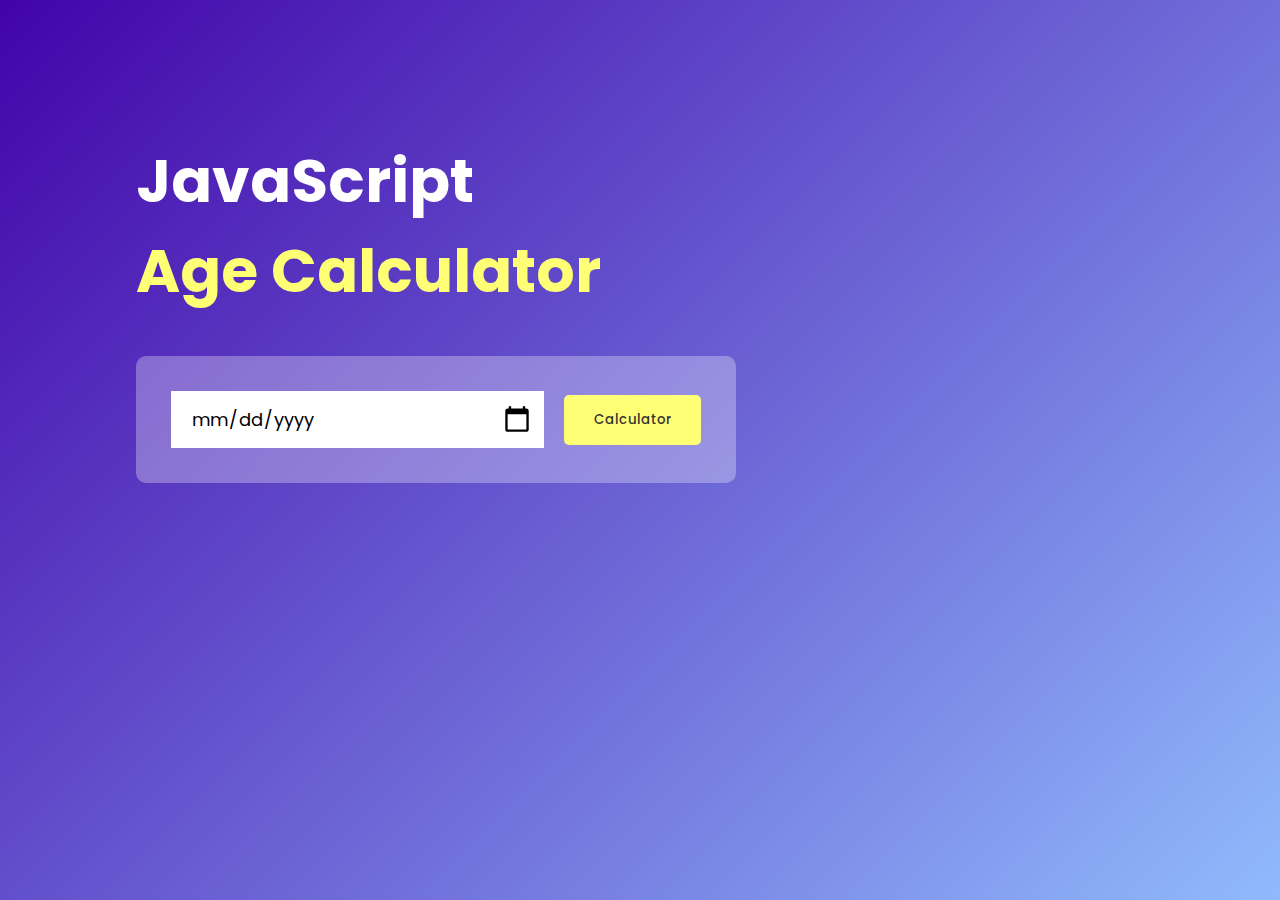
<file: age-calculator/index.html>
<!DOCTYPE html>
<html lang="en">
<head>
    <meta charset="UTF-8">
    <meta http-equiv="X-UA-Compatible" content="IE=edge">
    <meta name="viewport" content="width=device-width, initial-scale=1.0">
    <title>Age Calculator - Jhoneril Hagosojos</title>
    <link rel="stylesheet" href="style.css">
    <link href="https://fonts.googleapis.com/css2?family=Poppins:wght@200;500;600;700&display=swap" rel="stylesheet">
</head>
<body>
    <div class="container">
        <div class="calculator">
            <h1>JavaScript<br> <span>Age Calculator</span></h1>
            <div class="input-box">
                <input type="date" id="date">
                <button onclick="calculateAge()">Calculator</button>
            </div>
            <p id="result"></p>
        </div>
    </div>
</body>

<script>
    let userInput = document.getElementById("date");
    userInput.max = new Date().toISOString().split("T")[0];
    let result = document.getElementById("result");

    function calculateAge(){
        let birthDate = new Date(userInput.value);

        let d1 = birthDate.getDate();
        let m1 = birthDate.getMonth() + 1;
        let y1 = birthDate.getFullYear();

        let today = new Date();

        let d2 = today.getDate();
        let m2 = today.getMonth() + 1;
        let y2 = today.getFullYear();

        let d3, m3, y3;

        y3 = y2 - y1;

        if(m2 >= m1){
            m3 = m2 - m1;
        }
        else {
            y3--;
            m3 = 12 + m2 - m1;
        }

        if(d2 >= d1) {
            d3 = d2 - d1;
        }
        else {
            m3--;
            d3 = getDaysInMonth(y1, m1) + d2 - d1;
        }

        if(m3 < 0){
            m3 = 11;
            y3--;
        }

        result.innerHTML = `You are <span>${y3}</span> years, <span>${m3}</span> months and <span>${d3}</span> days old`;
    }

    function getDaysInMonth(year, month){
        return new Date(year, month, 0).getDate();
    }
</script>

</html>
</file>
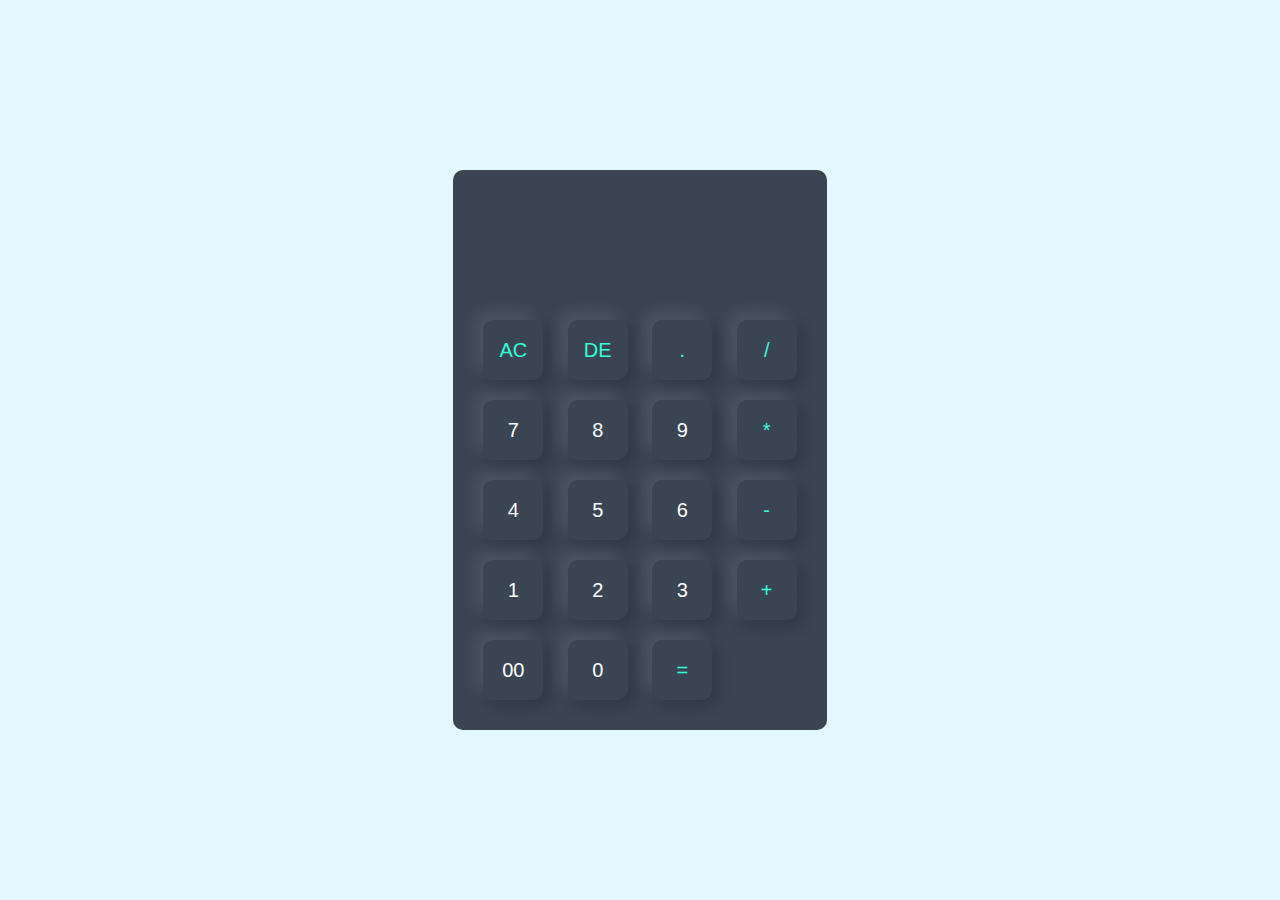
<file: calculator-project/index.html>
<!DOCTYPE html>
<html lang="en">
<head>
    <meta charset="UTF-8">
    <meta http-equiv="X-UA-Compatible" content="IE=edge">
    <meta name="viewport" content="width=device-width, initial-scale=1.0">
    <title>Calculator | Jhoneril Hagosojos</title>
    <link rel="stylesheet" href="style.css">
</head>
<body>
    <div class="container">
        <div class="calculator">
            <form>
                <div class="display">
                    <input type="text" name="display">
                </div>
                <div>
                    <input type="button" value="AC" onclick="display.value = ''" class="operator">
                    <input type="button" value="DE" onclick="display.value = display.value.toString().slice(0,-1)" class="operator">
                    <input type="button" value="." onclick="display.value += '.'" class="operator">
                    <input type="button" value="/" onclick="display.value += '/'" class="operator">
                </div>
                <div>
                    <input type="button" value="7" onclick="display.value += '7'">
                    <input type="button" value="8" onclick="display.value += '8'">
                    <input type="button" value="9" onclick="display.value += '9'">
                    <input type="button" value="*" onclick="display.value += '*'" class="operator">
                </div>
                <div>
                    <input type="button" value="4" onclick="display.value += '4'">
                    <input type="button" value="5" onclick="display.value += '5'">
                    <input type="button" value="6" onclick="display.value += '6'">
                    <input type="button" value="-" onclick="display.value += '-'" class="operator">
                </div>
                <div>
                    <input type="button" value="1" onclick="display.value += '1'">
                    <input type="button" value="2" onclick="display.value += '2'">
                    <input type="button" value="3" onclick="display.value += '3'">
                    <input type="button" value="+" onclick="display.value += '+'" class="operator">
                </div>
                <div>
                    <input type="button" value="00" onclick="display.value += '00'">
                    <input type="button" value="0" onclick="display.value += '0'">
                    <input type="button" value="=" onclick="display.value = eval(display.value)" class="equal operator">
                </div>
            </form>
        </div>
    </div>
</body>
</html>
</file>
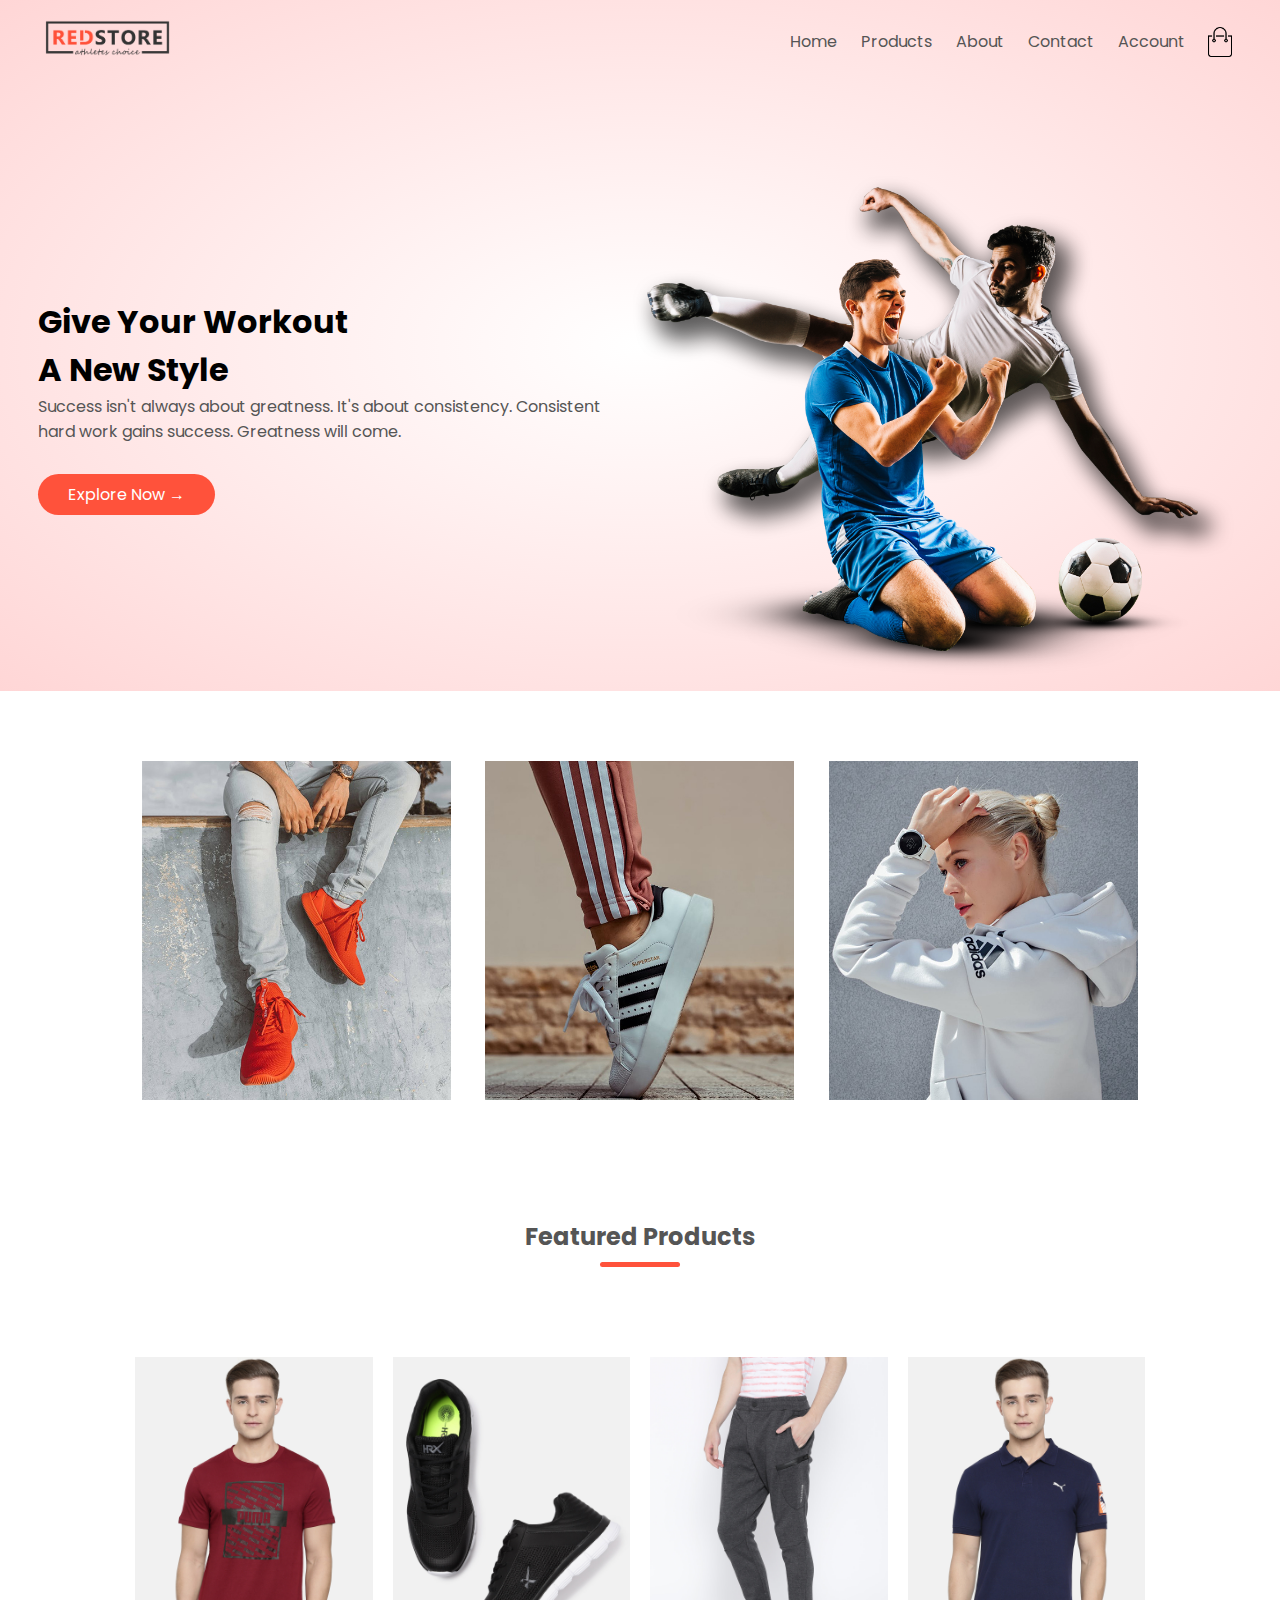
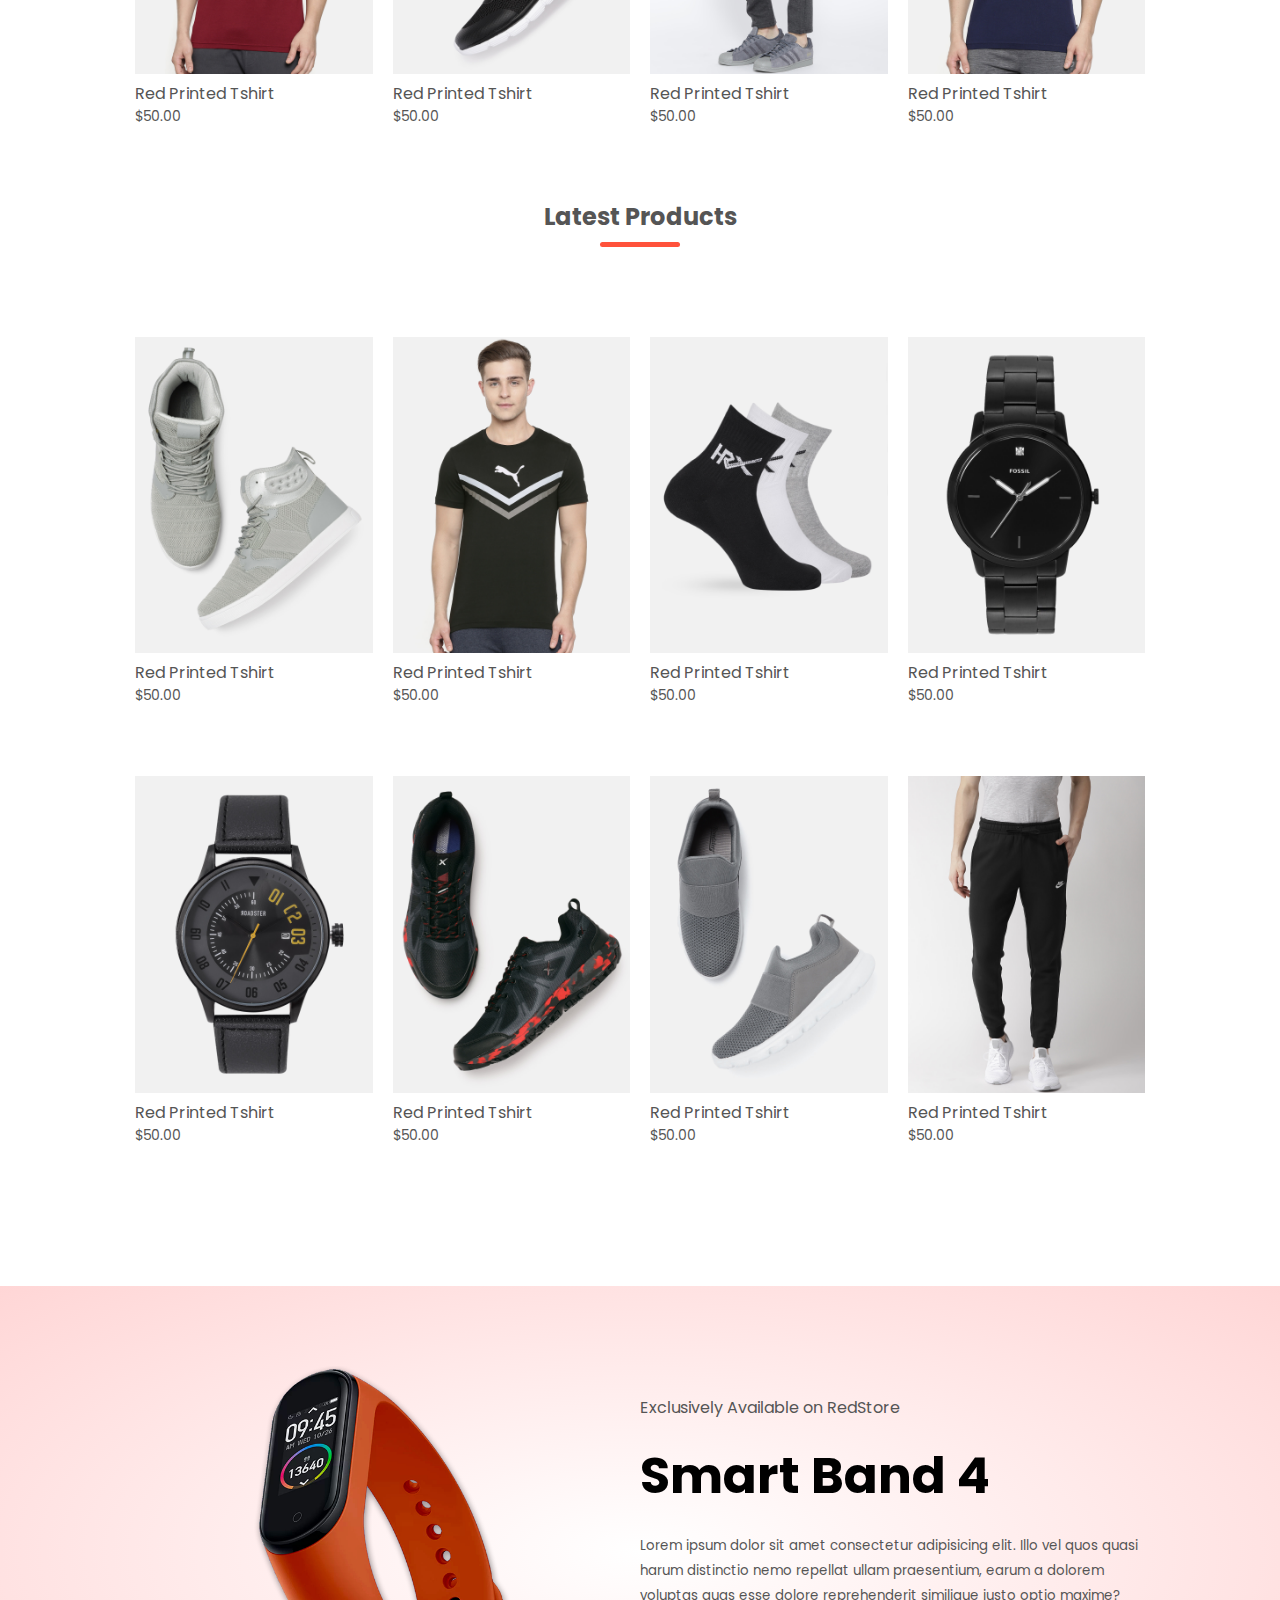
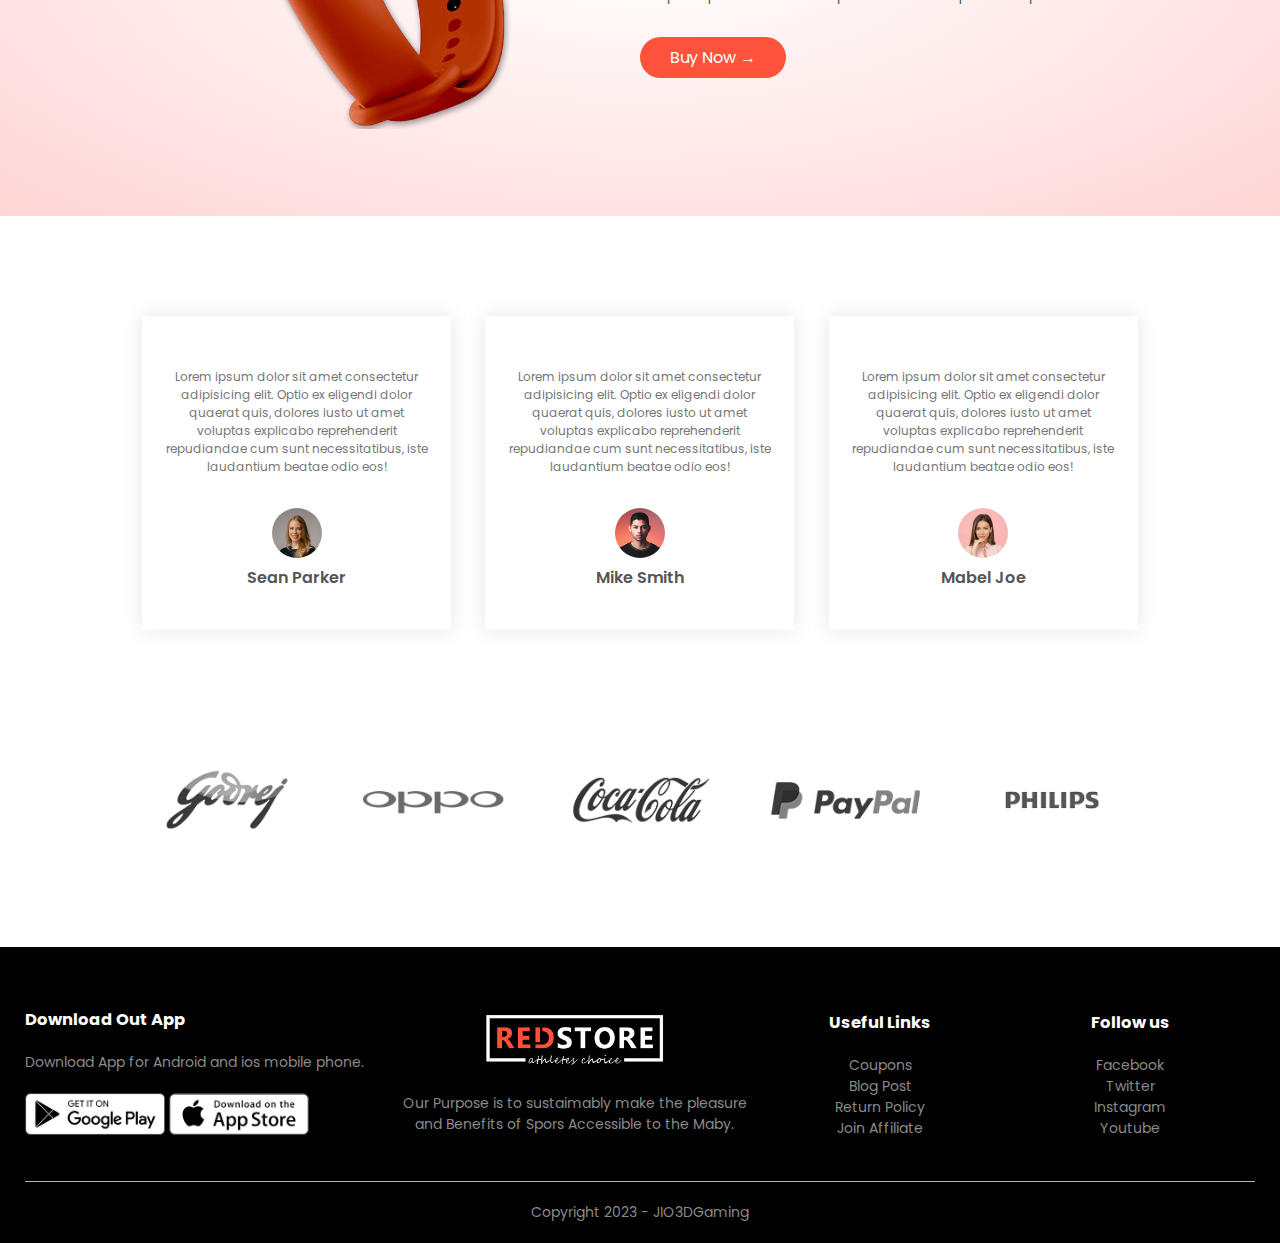
<file: ecommerce-project/index.html>
<!DOCTYPE html>
<html lang="en">
<head>
    <meta charset="UTF-8">
    <meta http-equiv="X-UA-Compatible" content="IE=edge">
    <meta name="viewport" content="width=device-width, initial-scale=1.0">
    <title>RedStore | Ecomerce Website Design</title>
    <link rel="stylesheet" href="style.css">
    <link rel="preconnect" href="https://fonts.googleapis.com">
    <link rel="preconnect" href="https://fonts.gstatic.com" crossorigin>
    <link href="https://fonts.googleapis.com/css2?family=Poppins:wght@200;500;600;700&display=swap" rel="stylesheet">
    <link rel="stylesheet" href="https://cdnjs.cloudflare.com/ajax/libs/font-awesome/6.4.0/css/all.min.css" integrity="sha512-iecdLmaskl7CVkqkXNQ/ZH/XLlvWZOJyj7Yy7tcenmpD1ypASozpmT/E0iPtmFIB46ZmdtAc9eNBvH0H/ZpiBw==" crossorigin="anonymous" referrerpolicy="no-referrer" />
</head>
<body>

    <div class="header">
        <div class="container">
            <div class="navbar">
                <div class="logo">
                    <img src="images/logo.png" width="125px">
                </div>

                <nav>
                    <ul id="MenuItems">
                        <li><a href="#">Home</a></li>
                        <li><a href="#">Products</a></li>
                        <li><a href="#">About</a></li>
                        <li><a href="#">Contact</a></li>
                        <li><a href="#">Account</a></li>
                    </ul>
                </nav>
                <img src="images/cart.png" width="30px" height="30px">
                <img src="images/menu.png" class="menu-icon" onclick="menutoggle()">
            </div>
            <div class="row">
                <div class="col-w">
                    <h1>Give Your Workout<br> A New Style</h1>
                    <p>Success isn't always about greatness. It's about
                        consistency. Consistent<br> hard work gains success. Greatness will come.
                    </p>
                    <a href="#" class="btn">Explore Now &#8594;</a>
                </div>
                <div class="col-2">
                    <img src="images/image1.png">
                </div>
            </div>
        </div>
    </div>

    <!-- Featured Categories -->

    <div class="categories">
        <div class="small-container">
            <div class="row">
                <div class="col-3">
                    <img src="images/category-1.jpg">
                </div>
                <div class="col-3">
                    <img src="images/category-2.jpg">
                </div>
                <div class="col-3">
                    <img src="images/category-3.jpg">
                </div>
            </div>
        </div>
    </div>
    

    <!-- Featured Products -->

    <div class="small-container">
        <h2 class="title">Featured Products</h2>
        <div class="row">
            <div class="col-4">
                <img src="images/product-1.jpg">
                <h4>Red Printed Tshirt</h4>
                <div class="rating">
                    <i class="fa fa-star"></i>
                    <i class="fa fa-star"></i>
                    <i class="fa fa-star"></i>
                    <i class="fa fa-star"></i>
                    <i class="fa-regular fa-star"></i>
                </div>
                <p>$50.00</p>
            </div>
            <div class="col-4">
                <img src="images/product-2.jpg">
                <h4>Red Printed Tshirt</h4>
                <div class="rating">
                    <i class="fa fa-star"></i>
                    <i class="fa fa-star"></i>
                    <i class="fa fa-star"></i>
                    <i class="fa fa-star"></i>
                    <i class="fa-regular fa-star"></i>
                </div>
                <p>$50.00</p>
            </div>
            <div class="col-4">
                <img src="images/product-3.jpg">
                <h4>Red Printed Tshirt</h4>
                <div class="rating">
                    <i class="fa fa-star"></i>
                    <i class="fa fa-star"></i>
                    <i class="fa fa-star"></i>
                    <i class="fa fa-star"></i>
                    <i class="fa-regular fa-star"></i>
                </div>
                <p>$50.00</p>
            </div>
            <div class="col-4">
                <img src="images/product-4.jpg">
                <h4>Red Printed Tshirt</h4>
                <div class="rating">
                    <i class="fa fa-star"></i>
                    <i class="fa fa-star"></i>
                    <i class="fa fa-star"></i>
                    <i class="fa fa-star"></i>
                    <i class="fa-regular fa-star"></i>
                </div>
                <p>$50.00</p>
            </div>
        </div>

        <!-- Latest Products -->

        <h2 class="title">Latest Products</h2>
            <div class="row">
                <div class="col-4">
                    <img src="images/product-5.jpg">
                    <h4>Red Printed Tshirt</h4>
                    <div class="rating">
                        <i class="fa fa-star"></i>
                        <i class="fa fa-star"></i>
                        <i class="fa fa-star"></i>
                        <i class="fa fa-star"></i>
                        <i class="fa-regular fa-star"></i>
                    </div>
                    <p>$50.00</p>
                </div>
                <div class="col-4">
                    <img src="images/product-6.jpg">
                    <h4>Red Printed Tshirt</h4>
                    <div class="rating">
                        <i class="fa fa-star"></i>
                        <i class="fa fa-star"></i>
                        <i class="fa fa-star"></i>
                        <i class="fa fa-star"></i>
                        <i class="fa-regular fa-star"></i>
                    </div>
                    <p>$50.00</p>
                </div>
                <div class="col-4">
                    <img src="images/product-7.jpg">
                    <h4>Red Printed Tshirt</h4>
                    <div class="rating">
                        <i class="fa fa-star"></i>
                        <i class="fa fa-star"></i>
                        <i class="fa fa-star"></i>
                        <i class="fa fa-star"></i>
                        <i class="fa-regular fa-star"></i>
                    </div>
                    <p>$50.00</p>
                </div>
                <div class="col-4">
                    <img src="images/product-8.jpg">
                    <h4>Red Printed Tshirt</h4>
                    <div class="rating">
                        <i class="fa fa-star"></i>
                        <i class="fa fa-star"></i>
                        <i class="fa fa-star"></i>
                        <i class="fa fa-star"></i>
                        <i class="fa-regular fa-star"></i>
                    </div>
                    <p>$50.00</p>
                </div>
                <div class="row">
                <div class="col-4">
                    <img src="images/product-9.jpg">
                    <h4>Red Printed Tshirt</h4>
                    <div class="rating">
                        <i class="fa fa-star"></i>
                        <i class="fa fa-star"></i>
                        <i class="fa fa-star"></i>
                        <i class="fa fa-star"></i>
                        <i class="fa-regular fa-star"></i>
                    </div>
                    <p>$50.00</p>
                </div>
                <div class="col-4">
                    <img src="images/product-10.jpg">
                    <h4>Red Printed Tshirt</h4>
                    <div class="rating">
                        <i class="fa fa-star"></i>
                        <i class="fa fa-star"></i>
                        <i class="fa fa-star"></i>
                        <i class="fa fa-star"></i>
                        <i class="fa-regular fa-star"></i>
                    </div>
                    <p>$50.00</p>
                </div>
                <div class="col-4">
                    <img src="images/product-11.jpg">
                    <h4>Red Printed Tshirt</h4>
                    <div class="rating">
                        <i class="fa fa-star"></i>
                        <i class="fa fa-star"></i>
                        <i class="fa fa-star"></i>
                        <i class="fa fa-star"></i>
                        <i class="fa-regular fa-star"></i>
                    </div>
                    <p>$50.00</p>
                </div>
                <div class="col-4">
                    <img src="images/product-12.jpg">
                    <h4>Red Printed Tshirt</h4>
                    <div class="rating">
                        <i class="fa fa-star"></i>
                        <i class="fa fa-star"></i>
                        <i class="fa fa-star"></i>
                        <i class="fa fa-star"></i>
                        <i class="fa-regular fa-star"></i>
                    </div>
                    <p>$50.00</p>
                </div>
            </div>
        </div>
    </div>


    <!-- Offer -->

    <div class="offer">
        <div class="small-container">
            <div class="row">
                <div class="col-2">
                    <img src="images/exclusive.png" class="offer-img">
                </div>
                <div class="col-2">
                    <p>Exclusively Available on RedStore</p>
                    <h1>Smart Band 4</h1>
                    <small>
                        Lorem ipsum dolor sit amet consectetur adipisicing elit. 
                        Illo vel quos quasi harum distinctio nemo repellat ullam 
                        praesentium, earum a dolorem voluptas quas esse dolore 
                        reprehenderit similique iusto optio maxime?
                    </small>
                    <a href="#" class="btn">Buy Now &#8594;</a>
                </div>
            </div>
        </div>
    </div>
    
    <!-- Testimonial -->

    <div class="testimonial">
        <div class="small-container">
            <div class="row">
                <div class="col-3">
                    <i class="fa-solid fa-quote-left"></i>
                    <p>Lorem ipsum dolor sit amet consectetur adipisicing elit. 
                        Optio ex eligendi dolor quaerat quis, dolores iusto ut amet 
                        voluptas explicabo reprehenderit repudiandae cum sunt 
                        necessitatibus, iste laudantium beatae odio eos!</p>
                        <div class="rating">
                            <i class="fa fa-star"></i>
                            <i class="fa fa-star"></i>
                            <i class="fa fa-star"></i>
                            <i class="fa fa-star"></i>
                            <i class="fa-regular fa-star"></i>
                        </div>
                        <img src="images/user-1.png">
                        <h3>Sean Parker</h3>
                </div>

                <div class="col-3">
                    <i class="fa-solid fa-quote-left"></i>
                    <p>Lorem ipsum dolor sit amet consectetur adipisicing elit. 
                        Optio ex eligendi dolor quaerat quis, dolores iusto ut amet 
                        voluptas explicabo reprehenderit repudiandae cum sunt 
                        necessitatibus, iste laudantium beatae odio eos!</p>
                        <div class="rating">
                            <i class="fa fa-star"></i>
                            <i class="fa fa-star"></i>
                            <i class="fa fa-star"></i>
                            <i class="fa fa-star"></i>
                            <i class="fa-regular fa-star"></i>
                        </div>
                        <img src="images/user-2.png">
                        <h3>Mike Smith</h3>
                </div>

                <div class="col-3">
                    <i class="fa-solid fa-quote-left"></i>
                    <p>Lorem ipsum dolor sit amet consectetur adipisicing elit. 
                        Optio ex eligendi dolor quaerat quis, dolores iusto ut amet 
                        voluptas explicabo reprehenderit repudiandae cum sunt 
                        necessitatibus, iste laudantium beatae odio eos!</p>
                        <div class="rating">
                            <i class="fa fa-star"></i>
                            <i class="fa fa-star"></i>
                            <i class="fa fa-star"></i>
                            <i class="fa fa-star"></i>
                            <i class="fa-regular fa-star"></i>
                        </div>
                        <img src="images/user-3.png">
                        <h3>Mabel Joe</h3>
                </div>
            </div>
        </div>
    </div>


    <!-- Brands -->

    <div class="brands">
        <div class="small-container">
            <div class="row">
                <div class="col-5">
                    <img src="images/logo-godrej.png">
                </div>
                <div class="col-5">
                    <img src="images/logo-oppo.png">
                </div>
                <div class="col-5">
                    <img src="images/logo-coca-cola.png">
                </div>
                <div class="col-5">
                    <img src="images/logo-paypal.png">
                </div>
                <div class="col-5">
                    <img src="images/logo-philips.png">
                </div>
            </div>
        </div>
    </div>

    <!-- Footer -->

    <div class="footer">
        <div class="container">
            <div class="row">
                <div class="footer-col-1">
                    <h3>Download Out App</h3>
                    <p>Download App for Android and ios mobile phone.</p>
                    <div class="app-logo">
                        <img src="images/play-store.png">
                        <img src="images/app-store.png">
                    </div>
                </div>
                <div class="footer-col-2">
                    <img src="images/logo-white.png">
                    <p>Our Purpose is to sustaimably make the pleasure and 
                        Benefits of Spors Accessible to the Maby.</p>
                </div>
                <div class="footer-col-3">
                    <h3>Useful Links</h3>
                    <ul>
                        <li>Coupons</li>
                        <li>Blog Post</li>
                        <li>Return Policy</li>
                        <li>Join Affiliate</li>
                    </ul>
                </div>
                <div class="footer-col-4">
                    <h3>Follow us</h3>
                    <ul>
                        <li>Facebook</li>
                        <li>Twitter</li>
                        <li>Instagram</li>
                        <li>Youtube</li>
                    </ul>
                </div>
            </div>

            <hr>
            <p class="copyright">Copyright 2023 - JIO3DGaming</p>
        </div>
    </div>

    <!-- JS for Toggle Menu -->

    <script>
        var MenuItems = document.getElementById("MenuItems");

        MenuItems.style.maxHeight = "0px";

        function menutoggle(){
            if(MenuItems.style.maxHeight == "0px"){
                MenuItems.style.maxHeight = "200px";
            }
            else{
                MenuItems.style.maxHeight = "0px";
            }
        }
    </script>
</body>
</html>
</file>
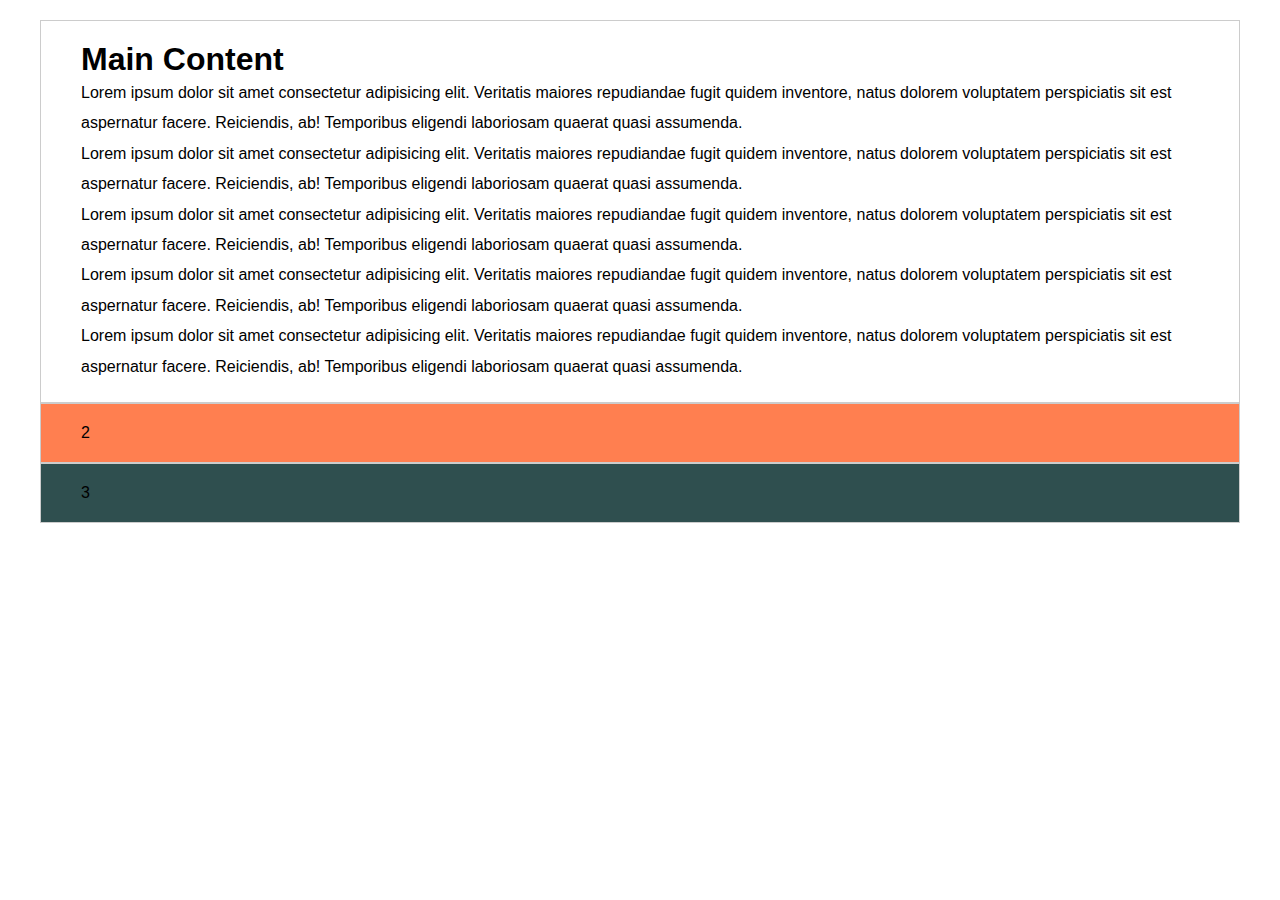
<file: Flexbox/index.html>
<!DOCTYPE html>
<html lang="en">
<head>
    <meta charset="UTF-8">
    <meta http-equiv="X-UA-Compatible" content="IE=edge">
    <meta name="viewport" content="width=device-width, initial-scale=1.0">
    <link rel="stylesheet" href="style.css">
    <title>Flexbox</title>
</head>
<body>
    <!-- <div class="main-container">
        <div class="main-content">
            <h1>Main Content</h1>
            <p>Lorem ipsum dolor sit amet, consectetur adipisicing elit. 
            Impedit asperiores quaerat obcaecati beatae eligendi animi quae porro ea! 
            Error praesentium voluptatum commodi esse, quod sequi deleniti aut ab amet debitis.</p>
            <p>Lorem ipsum dolor sit, amet consectetur adipisicing elit. Voluptate architecto 
            reprehenderit obcaecati distinctio dignissimos aliquam inventore, 
            error placeat voluptatibus facere?</p>
            <p>Lorem ipsum dolor sit amet consectetur adipisicing elit. 
            Sunt explicabo architecto qui porro nesciunt ipsam quos molestias, 
            magnam temporibus iusto commodi natus eveniet mollitia, aut quas facere eius quidem voluptates.</p>
        </div>

        <div class="left-sidebar">
            <h2>Left Sidebar</h2>
            <p>Lorem ipsum dolor sit amet consectetur adipisicing elit. Vero tenetur fugit placeat nihil vel magni.</p>
        </div>

        <div class="right-sidebar">
            <h2>Right Sidebar</h2>
            <p>Lorem ipsum dolor sit amet consectetur adipisicing elit. Assumenda delectus consequuntur animi vel distinctio unde?</p>
        </div>
    </div> -->

    <!-- <div class="gallery-container">
        <div>Content 1</div>
        <div>Content 2</div>
        <div>Content 3</div>
        <div>Content 4</div>
        <div>Content 5</div>
        <div>Content 6</div>
    </div> -->

    <div class="complex-container">
        <div class="content-1">
            <h1>Main Content</h1>
            <p>Lorem ipsum dolor sit amet consectetur adipisicing elit. Veritatis maiores repudiandae fugit quidem inventore, natus dolorem voluptatem perspiciatis sit est aspernatur facere. Reiciendis, ab! Temporibus eligendi laboriosam quaerat quasi assumenda.</p>
            <p>Lorem ipsum dolor sit amet consectetur adipisicing elit. Veritatis maiores repudiandae fugit quidem inventore, natus dolorem voluptatem perspiciatis sit est aspernatur facere. Reiciendis, ab! Temporibus eligendi laboriosam quaerat quasi assumenda.</p>
            <p>Lorem ipsum dolor sit amet consectetur adipisicing elit. Veritatis maiores repudiandae fugit quidem inventore, natus dolorem voluptatem perspiciatis sit est aspernatur facere. Reiciendis, ab! Temporibus eligendi laboriosam quaerat quasi assumenda.</p>
            <p>Lorem ipsum dolor sit amet consectetur adipisicing elit. Veritatis maiores repudiandae fugit quidem inventore, natus dolorem voluptatem perspiciatis sit est aspernatur facere. Reiciendis, ab! Temporibus eligendi laboriosam quaerat quasi assumenda.</p>
            <p>Lorem ipsum dolor sit amet consectetur adipisicing elit. Veritatis maiores repudiandae fugit quidem inventore, natus dolorem voluptatem perspiciatis sit est aspernatur facere. Reiciendis, ab! Temporibus eligendi laboriosam quaerat quasi assumenda.</p>
        </div>
        <div class="content-2">2</div>
        <div class="content-3">3</div>
    </div>
</body>
</html>
</file>
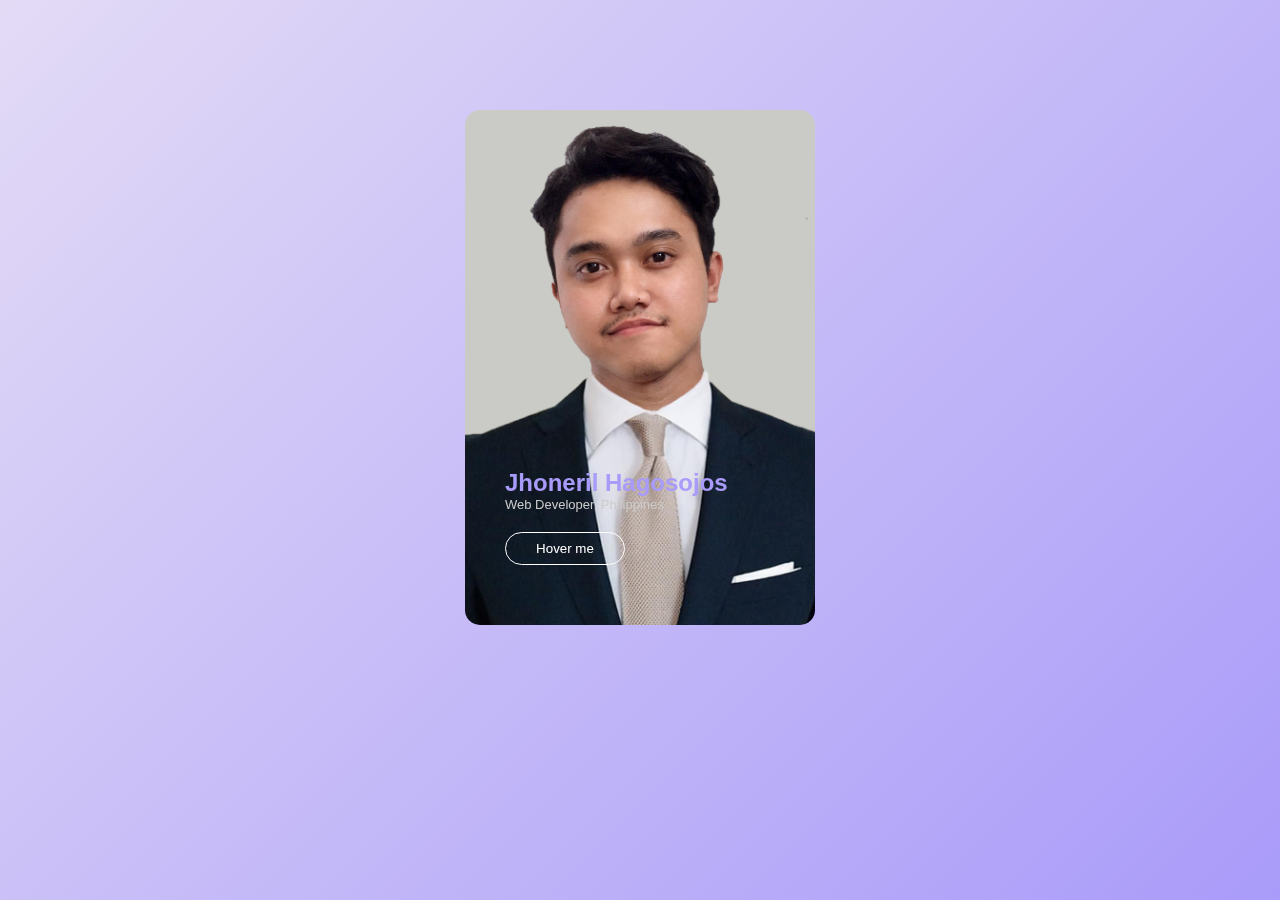
<file: flip-profilecard-3D-html-css/index.html>
<!DOCTYPE html>
<html lang="en">
<head>
    <meta charset="UTF-8">
    <meta http-equiv="X-UA-Compatible" content="IE=edge">
    <meta name="viewport" content="width=device-width, initial-scale=1.0">
    <link rel="stylesheet" href="style.css">
    <title>Profile Card - Easy Tutorials</title>
</head>
<body>
    <div class="container">
        <div class="card">
            <div class="card-inner">
                <div class="front">
                    <h2>Jhoneril Hagosojos</h2>
                    <p>Web Developer, Philippines</p>
                    <button>Hover me</button>
                </div>

                <div class="back">
                    <img src="images/waving-hand.png" alt="">
                    <h1>Jhoneril <span>Hagosojos</span></h1>
                    <p>I'm a freelancing <span>Web Developer</span> </p>

                    <div class="row">
                        <div class="col">
                            <h2>12k</h2>
                            <p>Followers</p>
                        </div>
                        <div class="col">
                            <h2>250</h2>
                            <p>Following</p>
                        </div>
                        <div class="col">
                            <h2>12k</h2>
                            <p>Likes</p>
                        </div>
                    </div>

                    <div class="row">
                        <button>follow</button>
                        <a href="#"><img src="images/instagram.png" alt=""></a>
                        <a href="#"><img src="images/pinterest.png" alt=""></a>
                    </div>
                </div>
            </div>
        </div>
    </div>
</body>
</html>
</file>
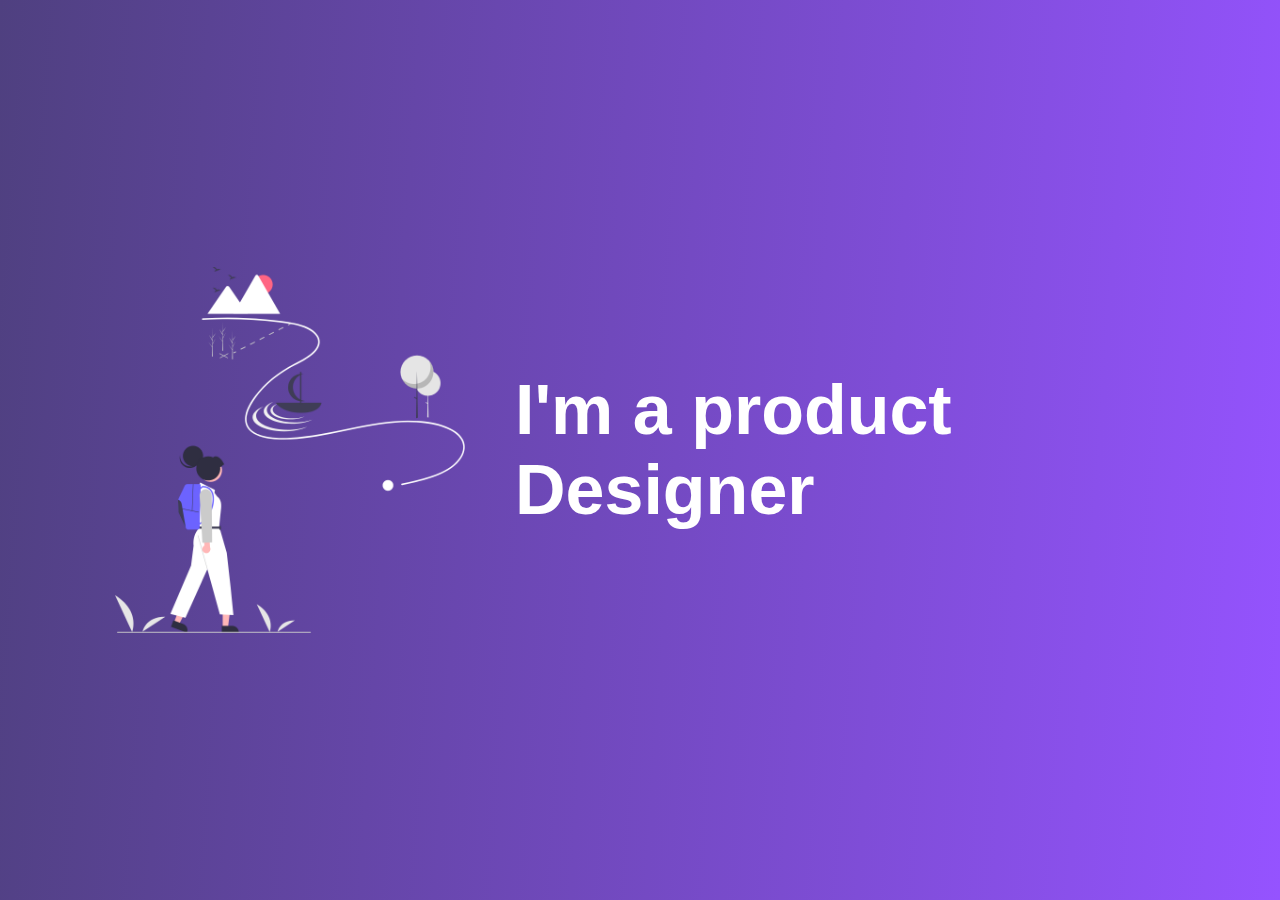
<file: fullscreen-scrolling-project/index.html>
<!DOCTYPE html>
<html lang="en">
<head>
    <meta charset="UTF-8">
    <meta http-equiv="X-UA-Compatible" content="IE=edge">
    <meta name="viewport" content="width=\, initial-scale=1.0">
    <title>Fullscreen-Scrolling | Jhoneril Hagosojos</title>
    <link rel="stylesheet" href="style.css">
</head>
<body>
    <div class="container">
        <div class="slides slide1">
            <img src="images/pic-1.png" alt="">
            <h2>I'm a product Designer</h2>
        </div>
        <div class="slides slide2">
            <img src="images/pic-2.png" alt="">
            <h2>I develop web and mobile apps.</h2>
        </div>
        <div class="slides slide3">
            <img src="images/pic-3.png" alt="">
            <h2>I live in United States.</h2>
        </div>
    </div>
</body>
</html>
</file>
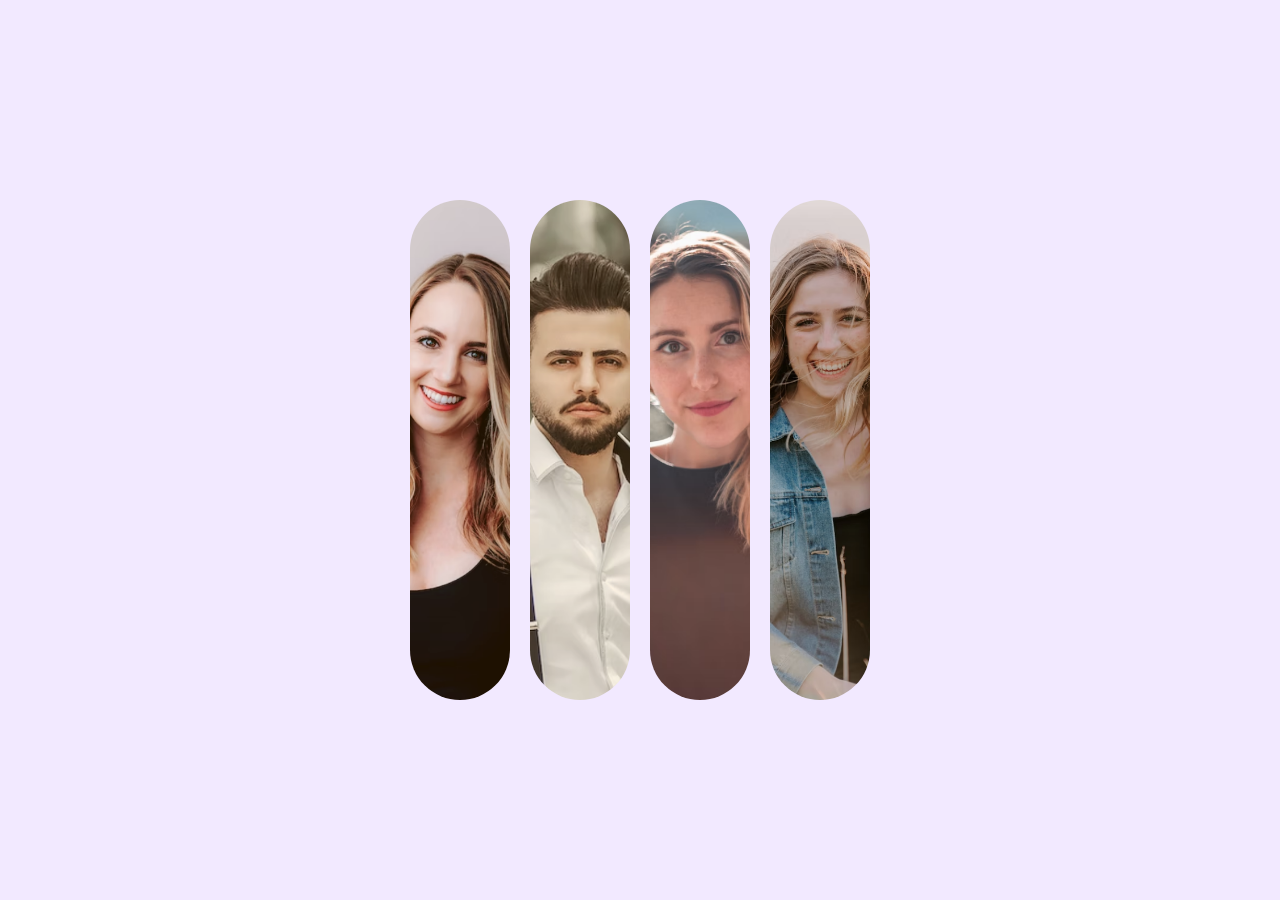
<file: gallery-project/index.html>
<!DOCTYPE html>
<html lang="en">
<head>
    <meta charset="UTF-8">
    <meta http-equiv="X-UA-Compatible" content="IE=edge">
    <meta name="viewport" content="width=device-width, initial-scale=1.0">
    <title>Gallery | Jhoneril Hagosojos</title>
    <link rel="stylesheet" href="style.css">
    <link rel="preconnect" href="https://fonts.googleapis.com">
    <link rel="preconnect" href="https://fonts.gstatic.com" crossorigin>
    <link href="https://fonts.googleapis.com/css2?family=Poppins:wght@200;500;600;700&display=swap" rel="stylesheet">
</head>
<body>
    <div class="container">
        <div class="gallery">
            <div class="img-box"><h3>Person</h3></div>
            <div class="img-box"><h3>Person</h3></div>
            <div class="img-box"><h3>Person</h3></div>
            <div class="img-box"><h3>Person</h3></div>
        </div>
    </div>
</body>
</html>
</file>
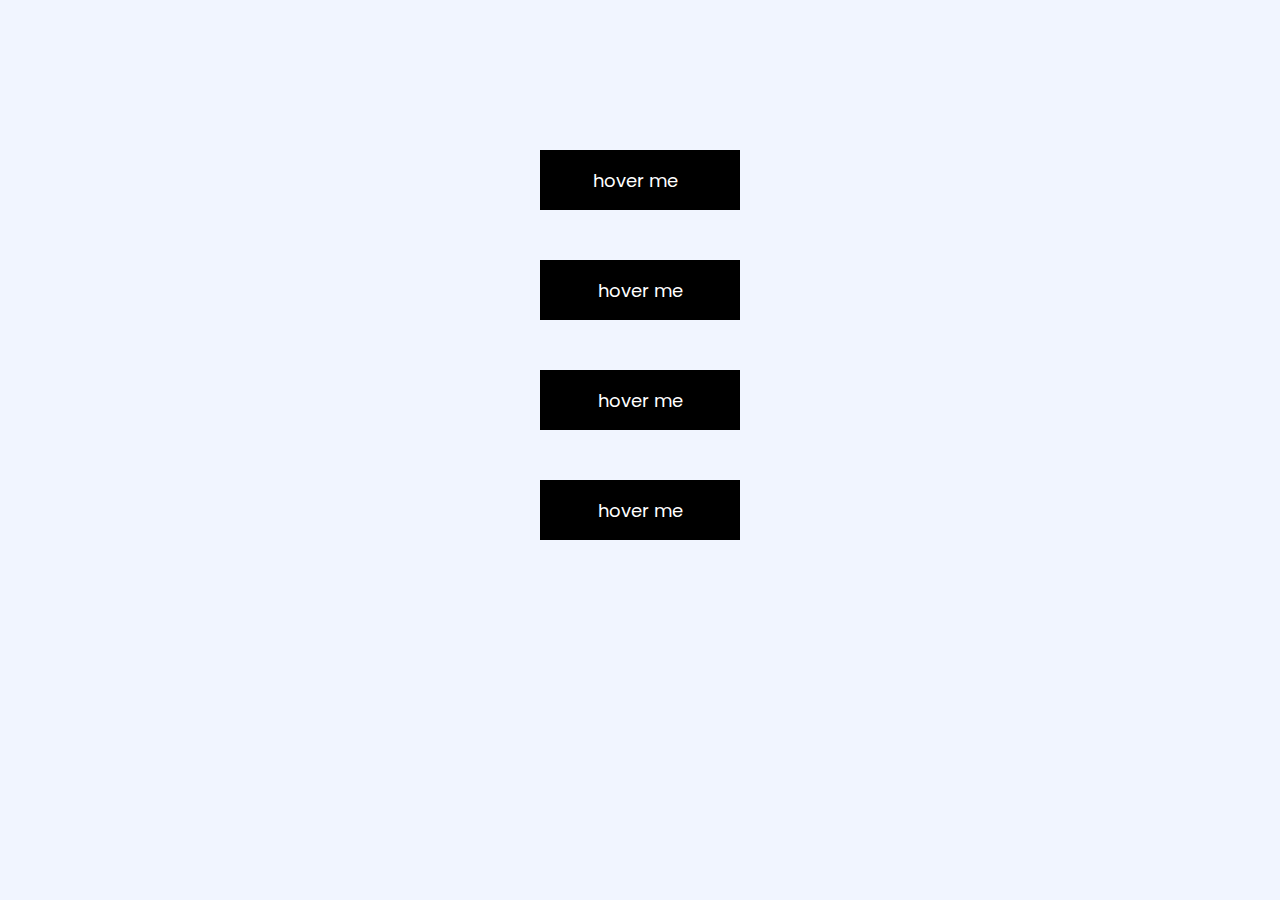
<file: hover-effect-project/index.html>
<!DOCTYPE html>
<html lang="en">
<head>
    <meta charset="UTF-8">
    <meta http-equiv="X-UA-Compatible" content="IE=edge">
    <meta name="viewport" content="width=device-width, initial-scale=1.0">
    <title>Hover | Jhoneril Hagosojos</title>
    <link rel="stylesheet" href="style.css">
    <link rel="preconnect" href="https://fonts.googleapis.com">
    <link rel="preconnect" href="https://fonts.gstatic.com" crossorigin>
    <link href="https://fonts.googleapis.com/css2?family=Poppins:wght@200;500;600;700&display=swap" rel="stylesheet">
</head>
<body>
    <div class="container">
        <a href="#" class="btn btn1">hover me <span>&#10230;</span></a>
        <a href="#" class="btn btn2">hover me</a>
        <a href="#" class="btn btn3">hover me</a>
        <a href="#" class="btn btn4">hover me</a>
    </div>
</body>
</html>
</file>
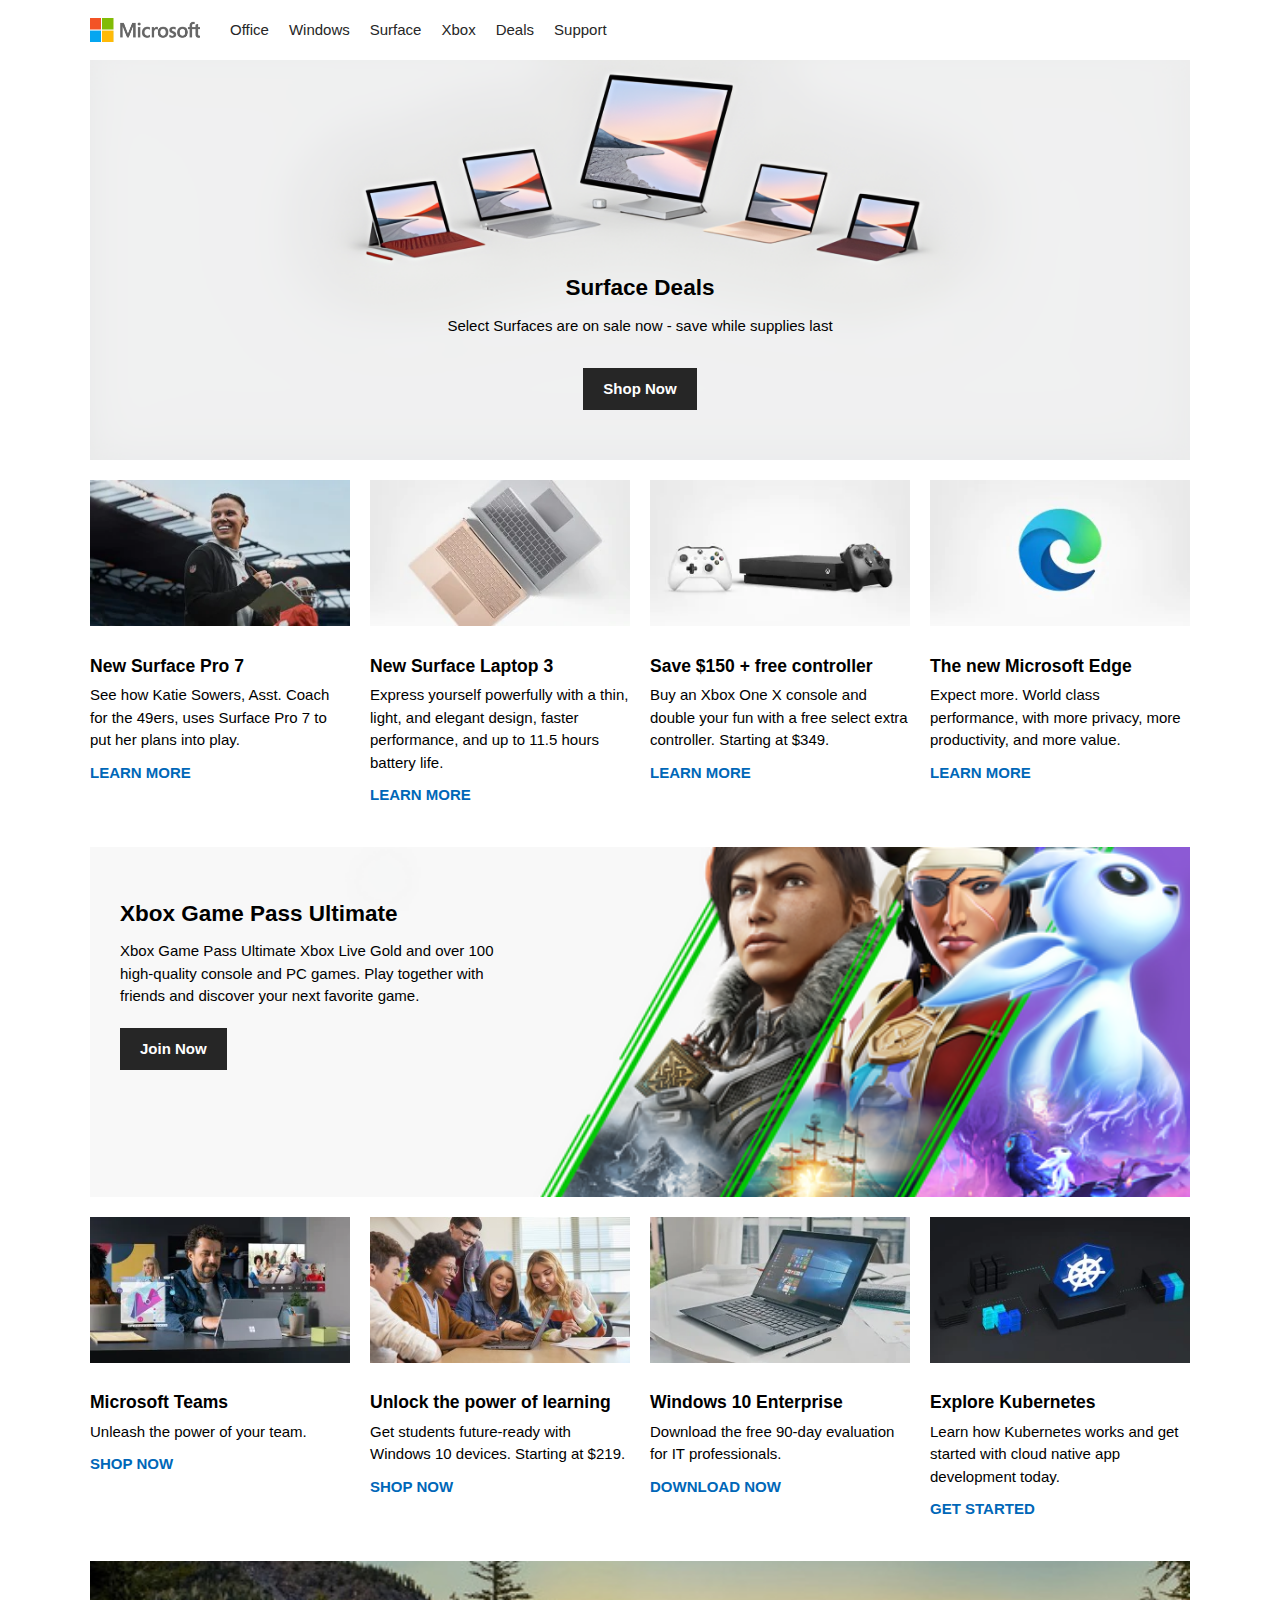
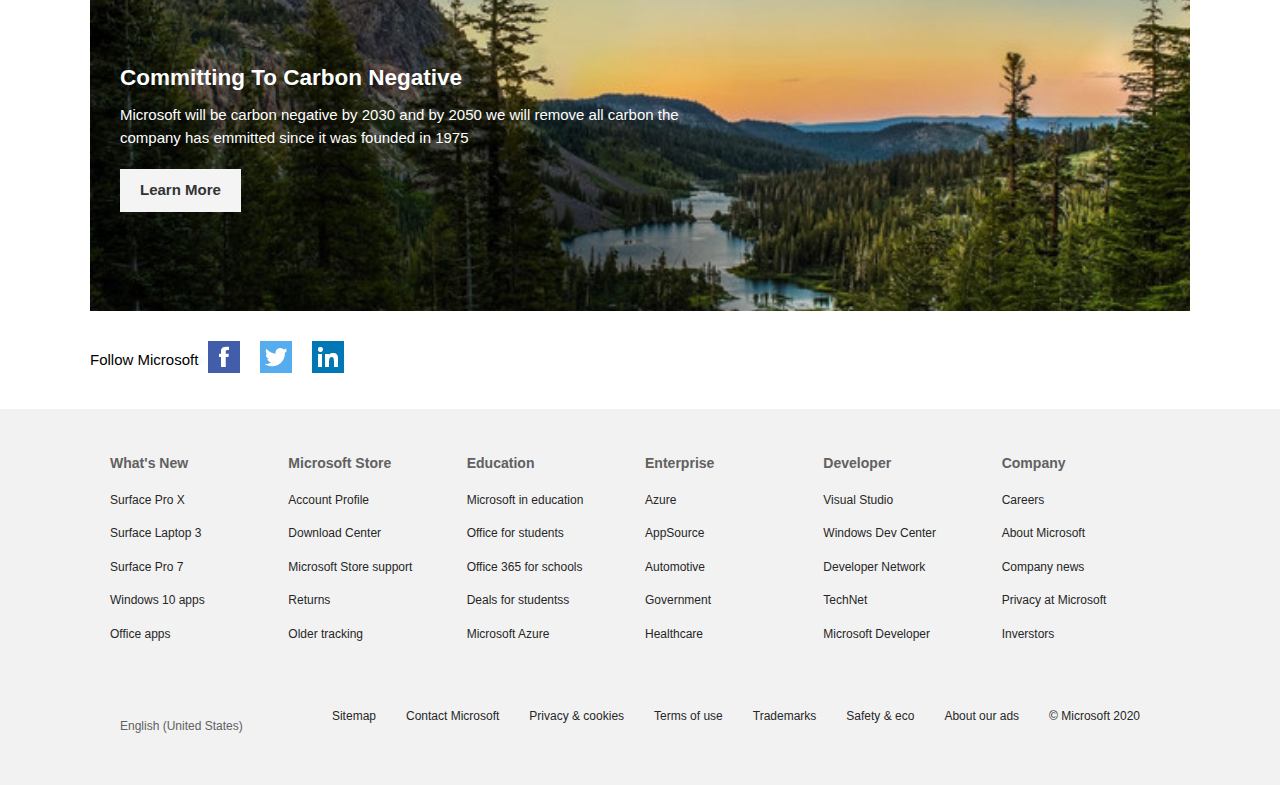
<file: microsoft-homepage-clone/index.html>
<!DOCTYPE html>
<html lang="en">
<head>
    <meta charset="UTF-8">
    <meta http-equiv="X-UA-Compatible" content="IE=edge">
    <meta name="viewport" content="width=device-width, initial-scale=1.0">
    <link rel="stylesheet" href="style.css">
    <link rel="stylesheet" href="https://cdnjs.cloudflare.com/ajax/libs/font-awesome/6.4.0/css/all.min.css" integrity="sha512-iecdLmaskl7CVkqkXNQ/ZH/XLlvWZOJyj7Yy7tcenmpD1ypASozpmT/E0iPtmFIB46ZmdtAc9eNBvH0H/ZpiBw==" crossorigin="anonymous" referrerpolicy="no-referrer" />
    <title>Microsoft Official Homepage</title>
</head>
<body>
    <div class="menu-btn">
        <i class="fas fa-bars fa-2x"></i>
    </div>

    <div class="container">
        <!-- Nav -->
        <nav class="main-nav">
            <img src="img/logo.png" alt="Microsoft" class="logo">

            <ul class="main-menu">
                <li><a href="">Office</a></li>
                <li><a href="">Windows</a></li>
                <li><a href="">Surface</a></li>
                <li><a href="">Xbox</a></li>
                <li><a href="">Deals</a></li>
                <li><a href="">Support</a></li>
            </ul>

            <ul class="right-menu">
                <li>
                    <a href="">
                        <i class="fas fa-search"></i>
                    </a>
                </li>
                <li>
                    <a href="">
                        <i class="fas fa-shopping-cart"></i>
                    </a>
                </li>
                
            </ul>
        </nav>

        <!-- Showcase -->
        <header class="showcase">
            <h2>Surface Deals</h2>
            <p>
                Select Surfaces are on sale now - save while supplies last
            </p>
            <a href="" class="btn">
                Shop Now <i class="fas fa-chevron-right"></i>
            </a>
        </header>

        <!-- Home Cards 1 -->
        <section class="home-cards">
            <div>
                <img src="img/card1.png" alt="">
                <h3>New Surface Pro 7</h3>
                <p>
                    See how Katie Sowers, Asst. Coach for the 49ers, uses Surface Pro 7
                    to put her plans into play.
                </p>
                <a href="#">Learn More <i class="fas fa-chevron-right"></i></a>
            </div>
            <div>
                <img src="img/card2.png" alt="" />
                <h3>New Surface Laptop 3</h3>
                <p>
                  Express yourself powerfully with a thin, light, and elegant design,
                  faster performance, and up to 11.5 hours battery life.
                </p>
                <a href="#">Learn more<i class="fa-solid fa-chevron-right"></i></a>
              </div>
              <div>
                <img src="img/card3.png" alt="" />
                <h3>Save $150 + free controller</h3>
                <p>
                  Buy an Xbox One X console and double your fun with a free select
                  extra controller. Starting at $349.
                </p>
                <a href="#">Learn more<i class="fa-solid fa-chevron-right"></i></a>
              </div>
              <div>
                <img src="img/card4.png" alt="" />
                <h3>The new Microsoft Edge</h3>
                <p>
                  Expect more. World class performance, with more privacy, more
                  productivity, and more value.
                </p>
                <a href="#">Learn more<i class="fa-solid fa-chevron-right"></i></a>
              </div>
        </section>

        <section class="xbox">
            <div class="content">
                <h2>Xbox Game Pass Ultimate</h2>
                <p>Xbox Game Pass Ultimate Xbox Live Gold and over 100 high-quality
                    console and PC games. Play together with friends and discover your
                    next favorite game.
                </p>
                <a href="#" class="btn">
                    Join Now <i class="fas fa-chevron-right"></i>
                </a>
            </div>
        </section>

        <section class="home-cards">
            <div>
              <img src="img/card5.png" alt="" />
              <h3>Microsoft Teams</h3>
              <p>Unleash the power of your team.</p>
              <a href="#">Shop Now<i class="fa-solid fa-chevron-right"></i></a>
            </div>
            <div>
              <img src="img/card6.jpg" alt="" />
              <h3>Unlock the power of learning</h3>
              <p>
                Get students future-ready with Windows 10 devices. Starting at $219.
              </p>
              <a href="#">Shop Now<i class="fas fa-chevron-right"></i></a>
            </div>
            <div>
              <img src="img/card7.png" alt="" />
              <h3>Windows 10 Enterprise</h3>
              <p>Download the free 90-day evaluation for IT professionals.</p>
              <a href="#">Download Now<i class="fas fa-chevron-right"></i></a>
            </div>
            <div>
              <img src="img/card8.png" alt="" />
              <h3>Explore Kubernetes</h3>
              <p>
                Learn how Kubernetes works and get started with cloud native app
                development today.
              </p>
              <a href="#">Get Started<i class="fas fa-chevron-right"></i></a>
            </div>
        </section>
        
        <!-- Carbon -->
        <section class="carbon">
            <div class="content dark">
                <h2>Committing To Carbon Negative</h2>
                <p>Microsoft will be carbon negative by 2030 and by 2050 we will remove
                    all carbon the company has emmitted since it was founded in 1975
                </p>
                <a href="#" class="btn">
                    Learn More <i class="fas fa-chevron-right"></i>
                </a>
            </div>
        </section>

        <!-- Follow -->
        <section class="follow">
            <p>Follow Microsoft</p>
            <a href="facebook.com">
                <img src="img/social-fb.png" alt="Facebook">
            </a>
            <a href="facebook.com">
                <img src="img/social-twitter.png" alt="Facebook">
            </a>
            <a href="facebook.com">
                <img src="img/social-linkedin.png" alt="Facebook">
            </a>
        </section>
    </div>

        <!-- Links -->
        <section class="links">
            <div class="links-inner">
                <ul>
                    <li><h3>What's New</h3></li>
                    <li><a href="">Surface Pro X</a></li>
                    <li><a href="">Surface Laptop 3</a></li>
                    <li><a href="">Surface Pro 7</a></li>
                    <li><a href="">Windows 10 apps</a></li>
                    <li><a href="">Office apps</a></li>
                </ul>
                <ul>
                    <li><h3>Microsoft Store</h3></li>
                    <li><a href="#">Account Profile</a></li>
                    <li><a href="#">Download Center</a></li>
                    <li><a href="#">Microsoft Store support</a></li>
                    <li><a href="#">Returns</a></li>
                    <li><a href="#">Older tracking</a></li>
                  </ul>
                  <ul>
                    <li><h3>Education</h3></li>
                    <li><a href="#">Microsoft in education</a></li>
                    <li><a href="#">Office for students</a></li>
                    <li><a href="#">Office 365 for schools</a></li>
                    <li><a href="#">Deals for studentss</a></li>
                    <li><a href="#">Microsoft Azure</a></li>
                  </ul>
                  <ul>
                    <li><h3>Enterprise</h3></li>
                    <li><a href="#">Azure</a></li>
                    <li><a href="#">AppSource</a></li>
                    <li><a href="#">Automotive</a></li>
                    <li><a href="#">Government</a></li>
                    <li><a href="#">Healthcare</a></li>
                  </ul>
                  <ul>
                    <li><h3>Developer</h3></li>
                    <li><a href="#">Visual Studio</a></li>
                    <li><a href="#">Windows Dev Center</a></li>
                    <li><a href="#">Developer Network</a></li>
                    <li><a href="#">TechNet</a></li>
                    <li><a href="#">Microsoft Developer</a></li>
                  </ul>
                  <ul>
                    <li><h3>Company</h3></li>
                    <li><a href="#">Careers</a></li>
                    <li><a href="#">About Microsoft</a></li>
                    <li><a href="#">Company news</a></li>
                    <li><a href="#">Privacy at Microsoft</a></li>
                    <li><a href="#">Inverstors</a></li>
                  </ul>
            </div>
        </section>

        <!-- Footer -->
        <footer class="footer">
            <div class="footer-inner">
                <ul><i class="fas fa-globe fa-2x"></i> English (United States)</ul>
                
                <ul>
                    <li><a href="#">Sitemap</a></li>
                    <li><a href="#">Contact Microsoft</a></li>
                    <li><a href="#">Privacy & cookies</a></li>
                    <li><a href="#">Terms of use</a></li>
                    <li><a href="#">Trademarks</a></li>
                    <li><a href="#">Safety & eco</a></li>
                    <li><a href="#">About our ads</a></li>
                    <li><a href="#">&copy; Microsoft 2020</a></li>
                </ul>
            </div>
            
        </footer>

        <script>
            document.querySelector('.menu-btn').addEventListener
            ('click', () => document.querySelector('.main-menu')
            .classList.toggle('show'));
        </script>
</body>
</html>
</file>
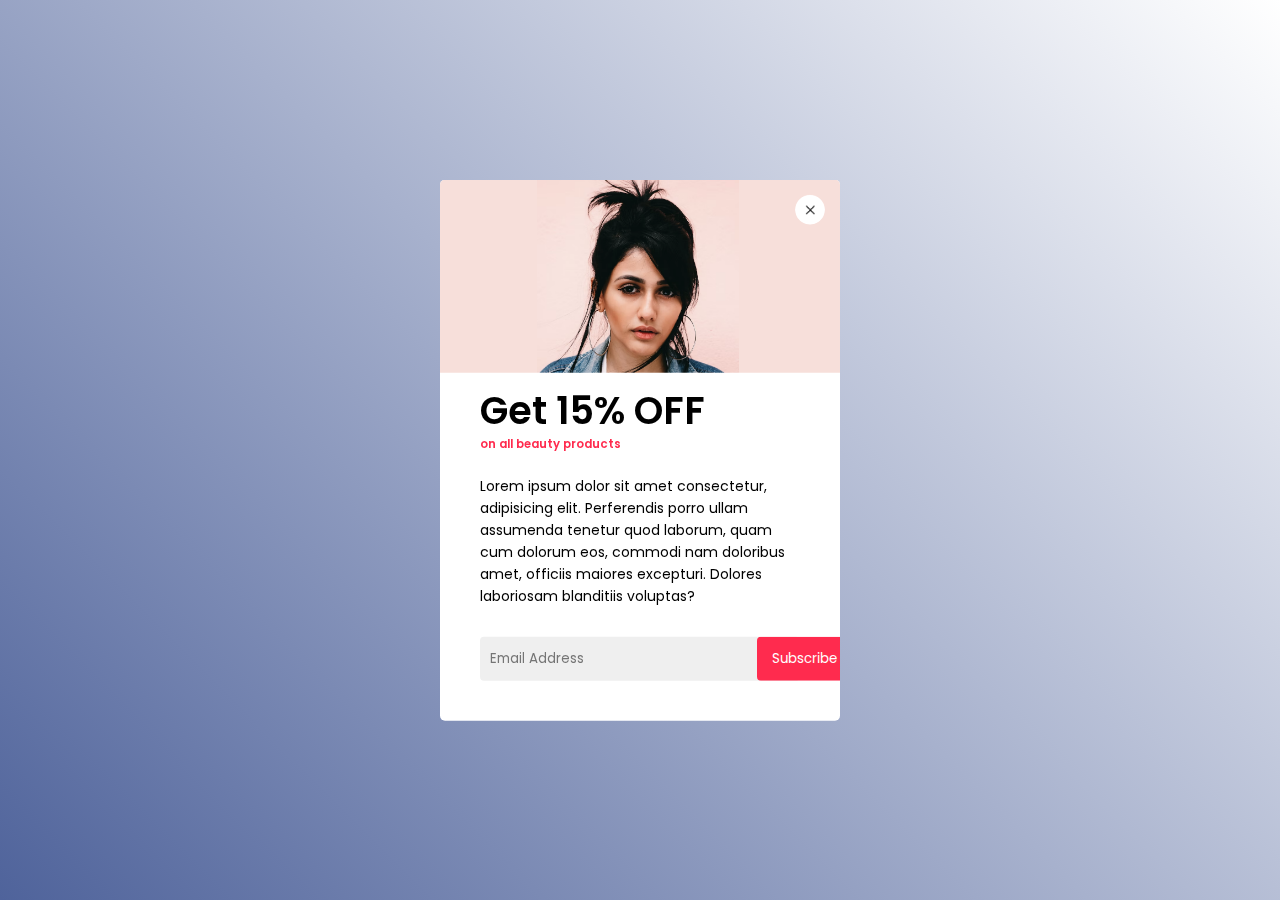
<file: model-popup-project/index.html>
<!DOCTYPE html>
<html lang="en">
<head>
    <meta charset="UTF-8">
    <meta http-equiv="X-UA-Compatible" content="IE=edge">
    <meta name="viewport" content="width=device-width, initial-scale=1.0">
    <title>Pop-up | Jhoneril Hagosojos</title>
    <link rel="stylesheet" href="style.css">
    <link rel="preconnect" href="https://fonts.googleapis.com">
    <link rel="preconnect" href="https://fonts.gstatic.com" crossorigin>
    <link href="https://fonts.googleapis.com/css2?family=Poppins:wght@200;500;600;700&display=swap" rel="stylesheet">
</head>
<body>
    <div class="container">

    </div>

    <div id="modelBox">
        <img src="images/banner.png" width="100%">
        <div class="offer-text">
            <h2>Get 15% OFF</h2>
            <small>on all beauty products</small>
            <p>Lorem ipsum dolor sit amet consectetur, adipisicing elit. 
                Perferendis porro ullam assumenda tenetur quod laborum, 
                quam cum dolorum eos, commodi nam doloribus amet, officiis 
                maiores excepturi. Dolores laboriosam blanditiis voluptas?</p>
            <form>
                <input type="email" placeholder="Email Address">
                <button type="submit">Subscribe</button>
            </form>
            <img src="images/close.png" class="close-icon">
        </div>
    </div>
    
</body>
</html>
</file>
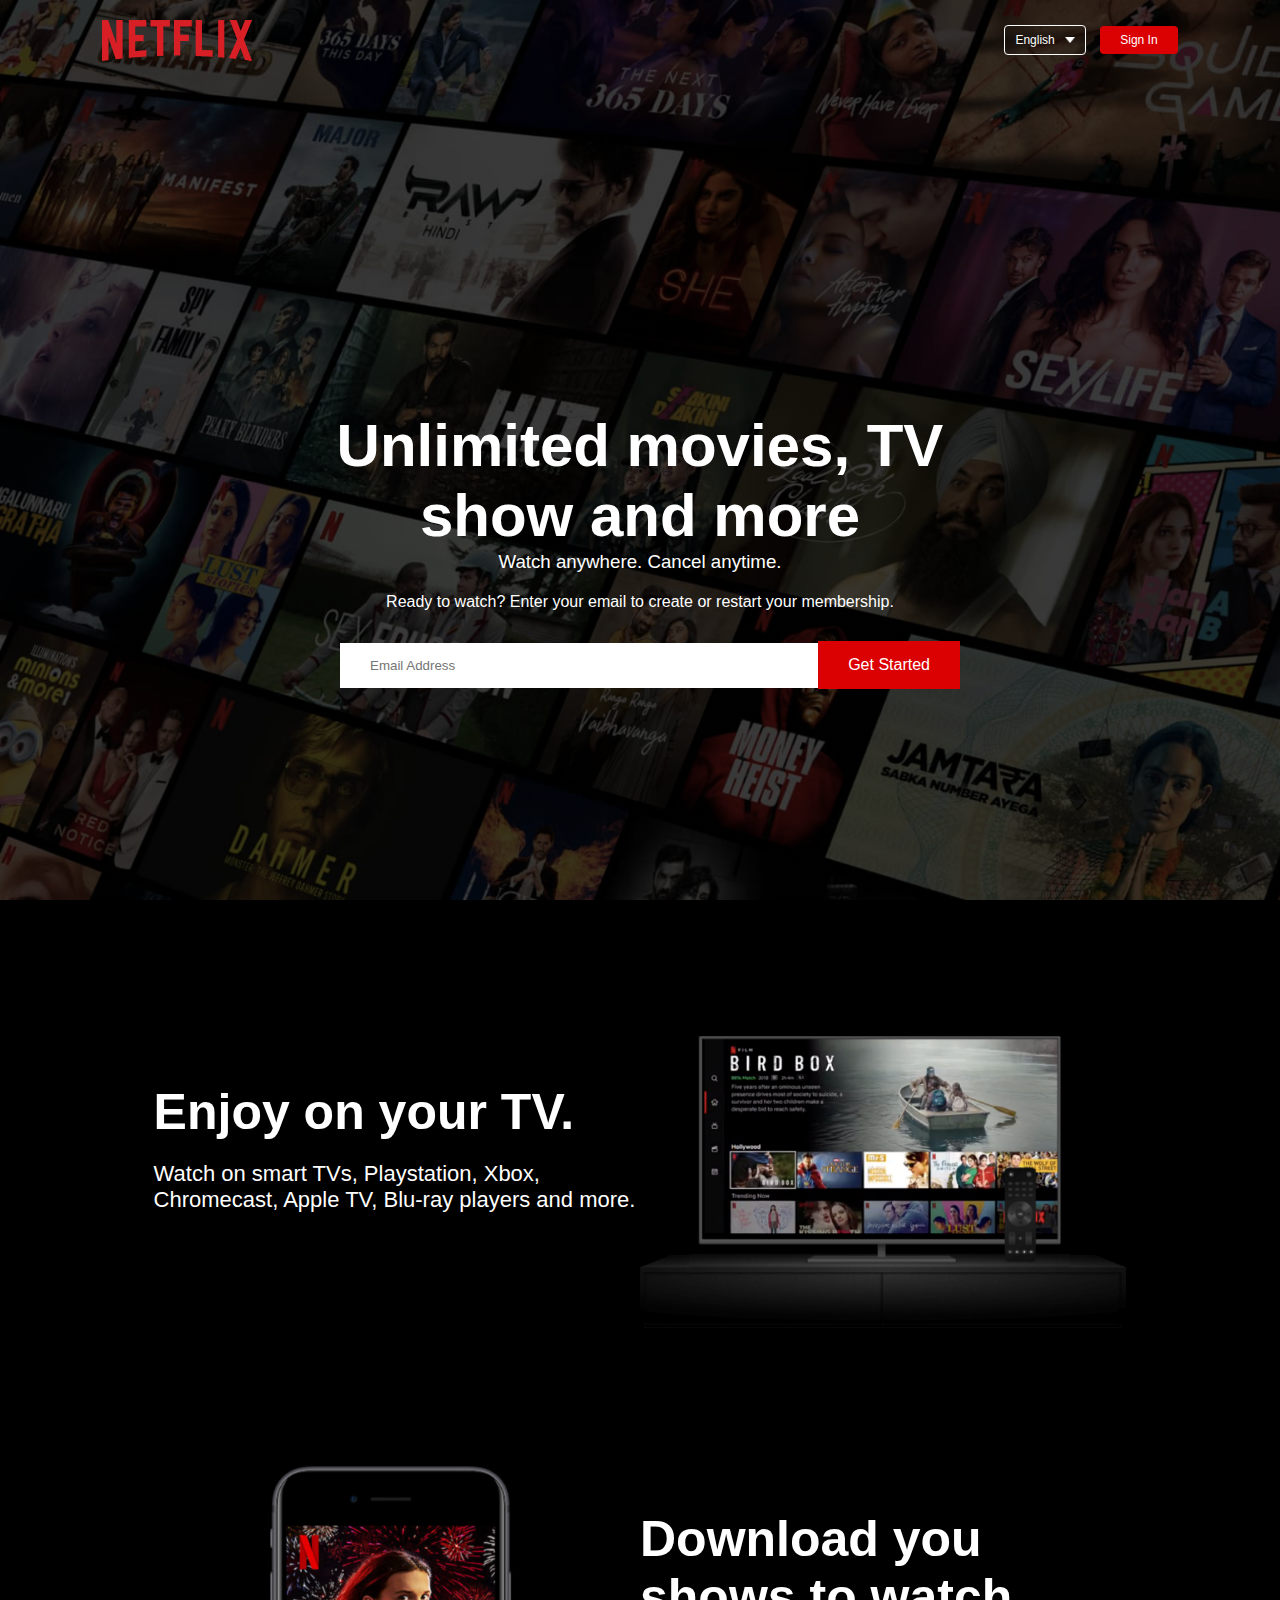
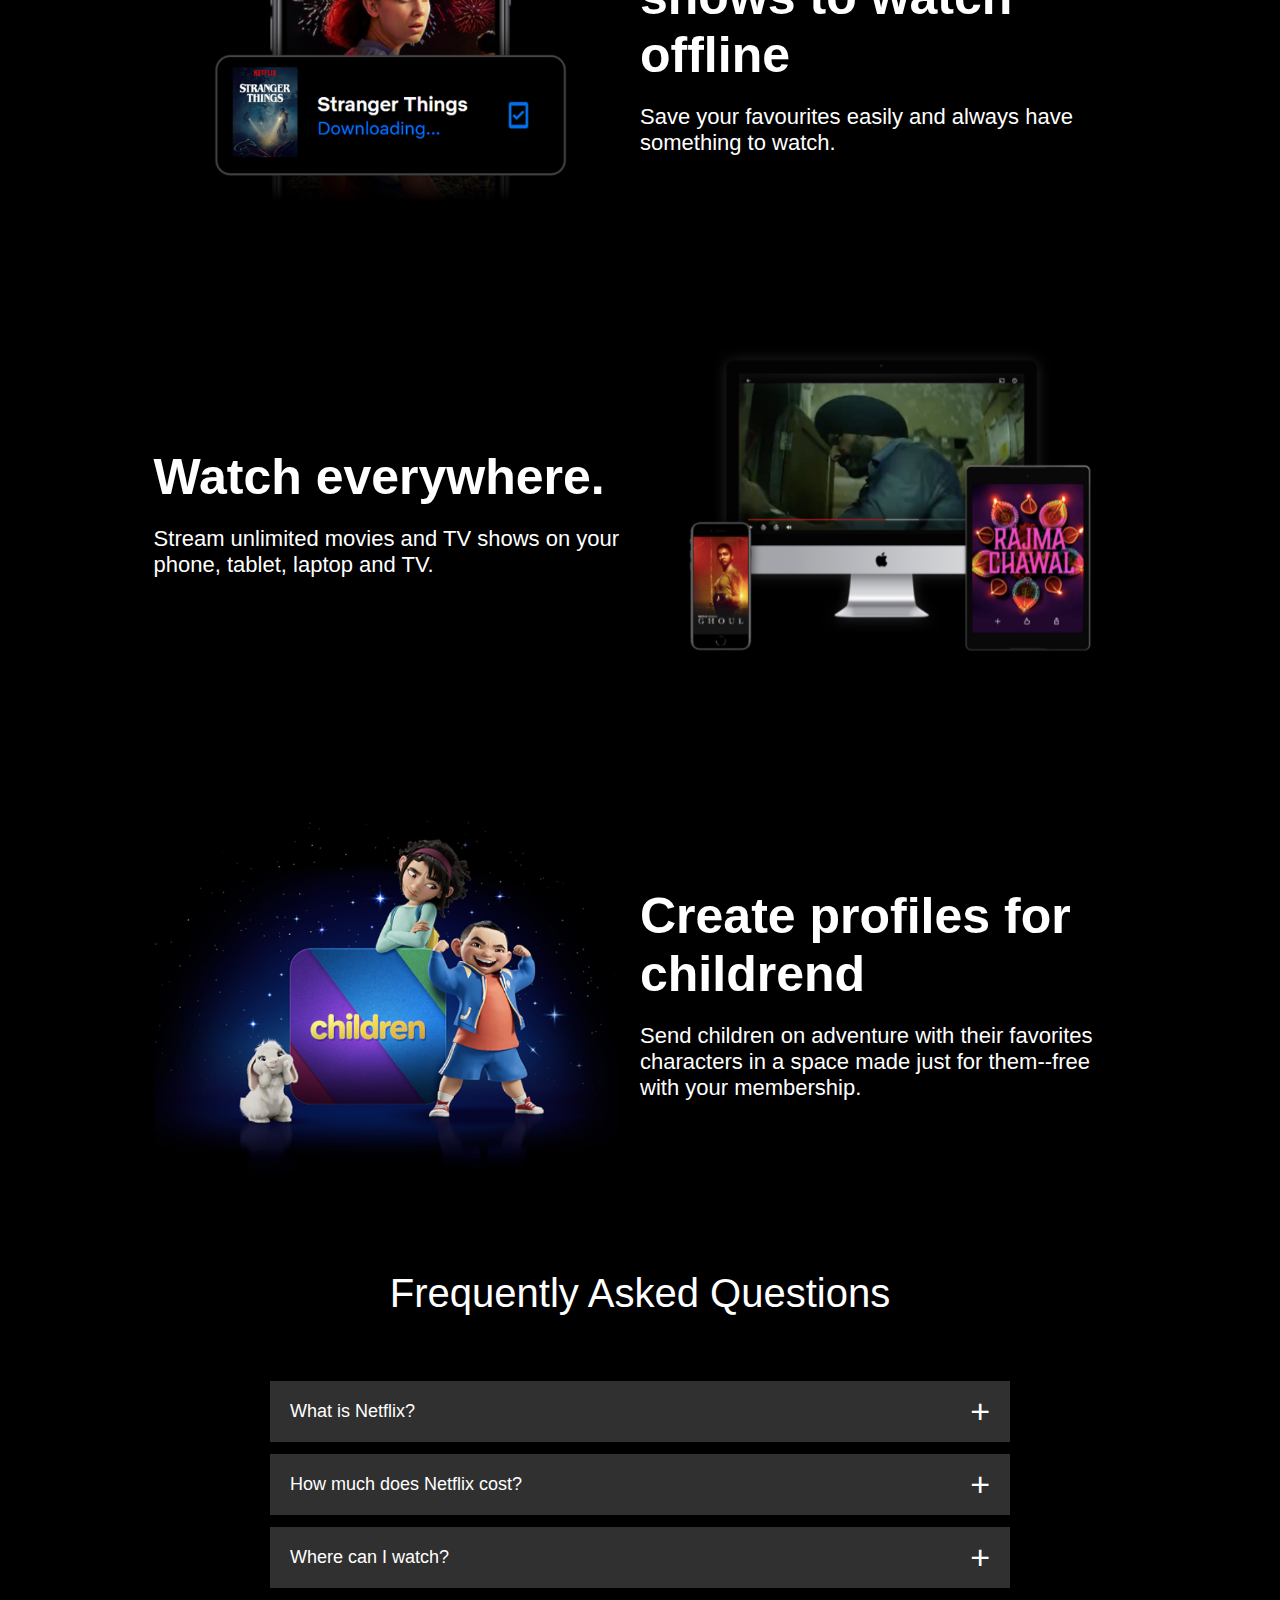
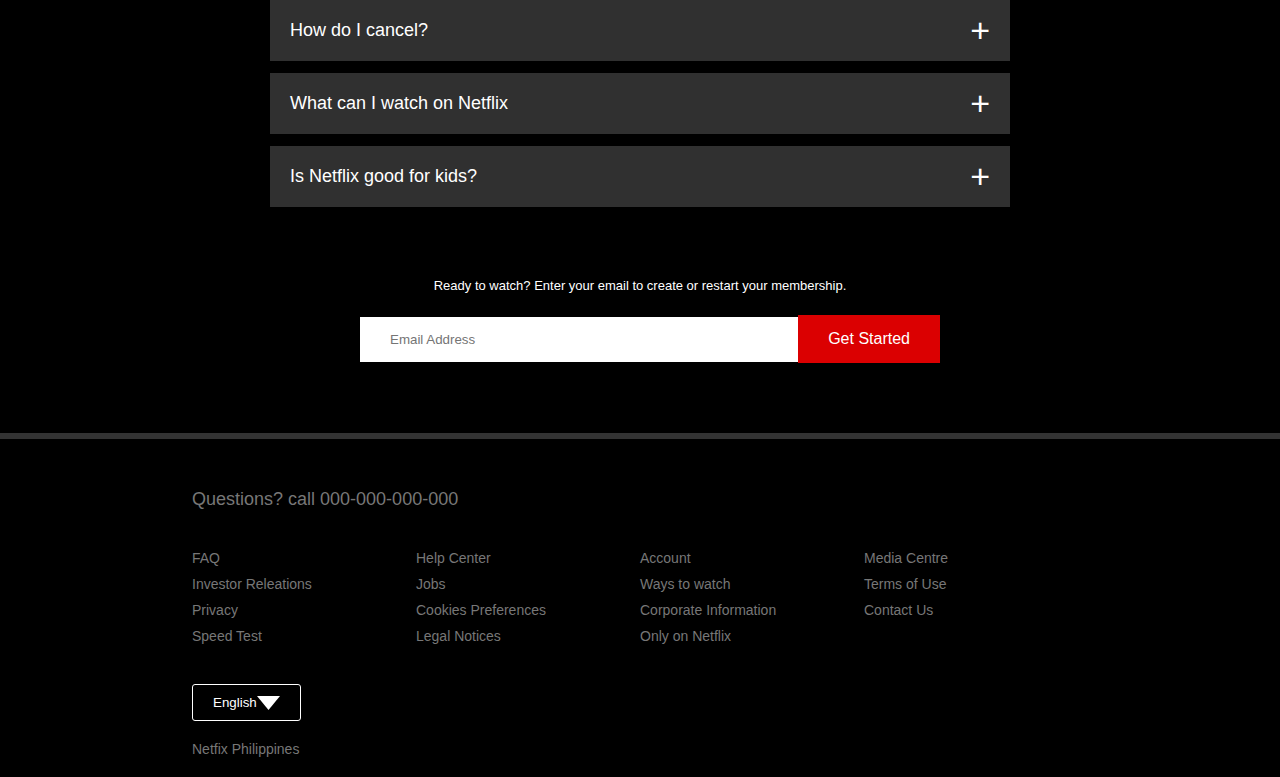
<file: netflix-homepge-clone/index.html>
<!DOCTYPE html>
<html lang="en">
<head>
    <meta charset="UTF-8">
    <meta http-equiv="X-UA-Compatible" content="IE=edge">
    <meta name="viewport" content="width=device-width, initial-scale=1.0">
    <link rel="preconnect" href="https://fonts.googleapis.com">
    <link rel="preconnect" href="https://fonts.gstatic.com" crossorigin>
    <link rel="stylesheet" href="style.css">
    <title>Netflix Website Clone - Easy Tutorials</title>
</head>
<body>
    <div class="header">
        <nav>
            <img src="images/logo.png" alt="Netflix Logo" class="logo">

            <div>
                <button class="language-btn">English <img src="images/down-icon.png" alt=""></button>
                <button>Sign In</button>   
            </div>
        </nav>

        <div class="header-content">
            <h1>Unlimited movies, TV show and more</h1>
            <h3>Watch anywhere. Cancel anytime.</h3>
            <p>Ready to watch? Enter your email to create or restart your membership.</p>
            <form action="#" class="email-signup">
                <input type="email" placeholder="Email Address" required>
                <button type="submit">Get Started</button>
            </form>
        </div>
    </div>

    <div class="features">
        <div class="row">
            <div class="text-col">
                <h2>Enjoy on your TV.</h2>
                <p>Watch on smart TVs, Playstation, Xbox, Chromecast, Apple TV, Blu-ray players and more.</p>
            </div>

            <div class="img-col">
                <img src="images/feature-1.png" alt="">
            </div>
        </div>

        <div class="row">
            <div class="img-col">
                <img src="images/feature-2.png" alt="">
            </div>

            <div class="text-col">
                <h2>Download you shows to watch offline</h2>
                <p>Save your favourites easily and always have something to watch.</p>
            </div>
        </div>

        <div class="row">
            <div class="text-col">
                <h2>Watch everywhere.</h2>
                <p>Stream unlimited movies and TV shows on your phone, tablet, laptop and TV.</p>
            </div>

            <div class="img-col">
                <img src="images/feature-3.png" alt="">
            </div>
        </div>

        <div class="row">
            <div class="img-col">
                <img src="images/feature-4.png" alt="">
            </div>

            <div class="text-col">
                <h2>Create profiles for childrend</h2>
                <p>Send children on adventure with their favorites characters in a space made just for them--free with your membership.</p>
            </div>
        </div>
    </div>

    <div class="faq">
        <h2>Frequently Asked Questions</h2>
        <ul class="accordion">
            <li>
                <input type="radio" name="accordion" id="first">
                <label for="first">What is Netflix?</label>
                <div class="content">
                    <p>Lorem, ipsum dolor sit amet consectetur adipisicing elit. Odio qui dolor reiciendis sed culpa cumque nisi nihil assumenda nobis similique soluta, voluptate quibusdam at ut expedita reprehenderit sint cupiditate. Eligendi.</p>
                </div>
            </li>
            <li>
                <input type="radio" name="accordion" id="second">
                <label for="second">How much does Netflix cost?</label>
                <div class="content">
                    <p>Lorem, ipsum dolor sit amet consectetur adipisicing elit. Odio qui dolor reiciendis sed culpa cumque nisi nihil assumenda nobis similique soluta, voluptate quibusdam at ut expedita reprehenderit sint cupiditate. Eligendi.</p>
                </div>
            </li>
            <li>
                <input type="radio" name="accordion" id="third">
                <label for="third">Where can I watch?</label>
                <div class="content">
                    <p>Lorem, ipsum dolor sit amet consectetur adipisicing elit. Odio qui dolor reiciendis sed culpa cumque nisi nihil assumenda nobis similique soluta, voluptate quibusdam at ut expedita reprehenderit sint cupiditate. Eligendi.</p>
                </div>
            </li>
            <li>
                <input type="radio" name="accordion" id="fourth">
                <label for="fourth">How do I cancel?</label>
                <div class="content">
                    <p>Lorem, ipsum dolor sit amet consectetur adipisicing elit. Odio qui dolor reiciendis sed culpa cumque nisi nihil assumenda nobis similique soluta, voluptate quibusdam at ut expedita reprehenderit sint cupiditate. Eligendi.</p>
                </div>
            </li>
            <li>
                <input type="radio" name="accordion" id="fifth">
                <label for="fifth">What can I watch on Netflix</label>
                <div class="content">
                    <p>Lorem, ipsum dolor sit amet consectetur adipisicing elit. Odio qui dolor reiciendis sed culpa cumque nisi nihil assumenda nobis similique soluta, voluptate quibusdam at ut expedita reprehenderit sint cupiditate. Eligendi.</p>
                </div>
            </li>
            <li>
                <input type="radio" name="accordion" id="sixth">
                <label for="sixth">Is Netflix good for kids?</label>
                <div class="content">
                    <p>Lorem, ipsum dolor sit amet consectetur adipisicing elit. Odio qui dolor reiciendis sed culpa cumque nisi nihil assumenda nobis similique soluta, voluptate quibusdam at ut expedita reprehenderit sint cupiditate. Eligendi.</p>
                </div>
            </li>
        </ul>
        <small>Ready to watch? Enter your email to create or restart your membership.</small>
        <form action="#" class="email-signup">
            <input type="email" placeholder="Email Address" required>
            <button type="submit">Get Started</button>
        </form>
    </div>

    <div class="footer">
        <h2>Questions? call 000-000-000-000</h2>

        <div class="row">
            <div class="col">
                <a href="#">FAQ</a>
                <a href="#">Investor Releations</a>
                <a href="#">Privacy</a>
                <a href="#">Speed Test</a>
            </div>
            <div class="col">
                <a href="#">Help Center</a>
                <a href="#">Jobs</a>
                <a href="#">Cookies Preferences</a>
                <a href="#">Legal Notices</a>
            </div>
            <div class="col">
                <a href="#">Account</a>
                <a href="#">Ways to watch</a>
                <a href="#">Corporate Information</a>
                <a href="#">Only on Netflix</a>
            </div>
            <div class="col">
                <a href="#">Media Centre</a>
                <a href="#">Terms of Use</a>
                <a href="#">Contact Us</a>
            </div>
        </div>
        <button class="language-btn">English <img src="images/down-icon.png" alt=""></button>
        <p class="copyright-txt">Netfix Philippines</p>
    </div>

    
</body>
</html>
</file>
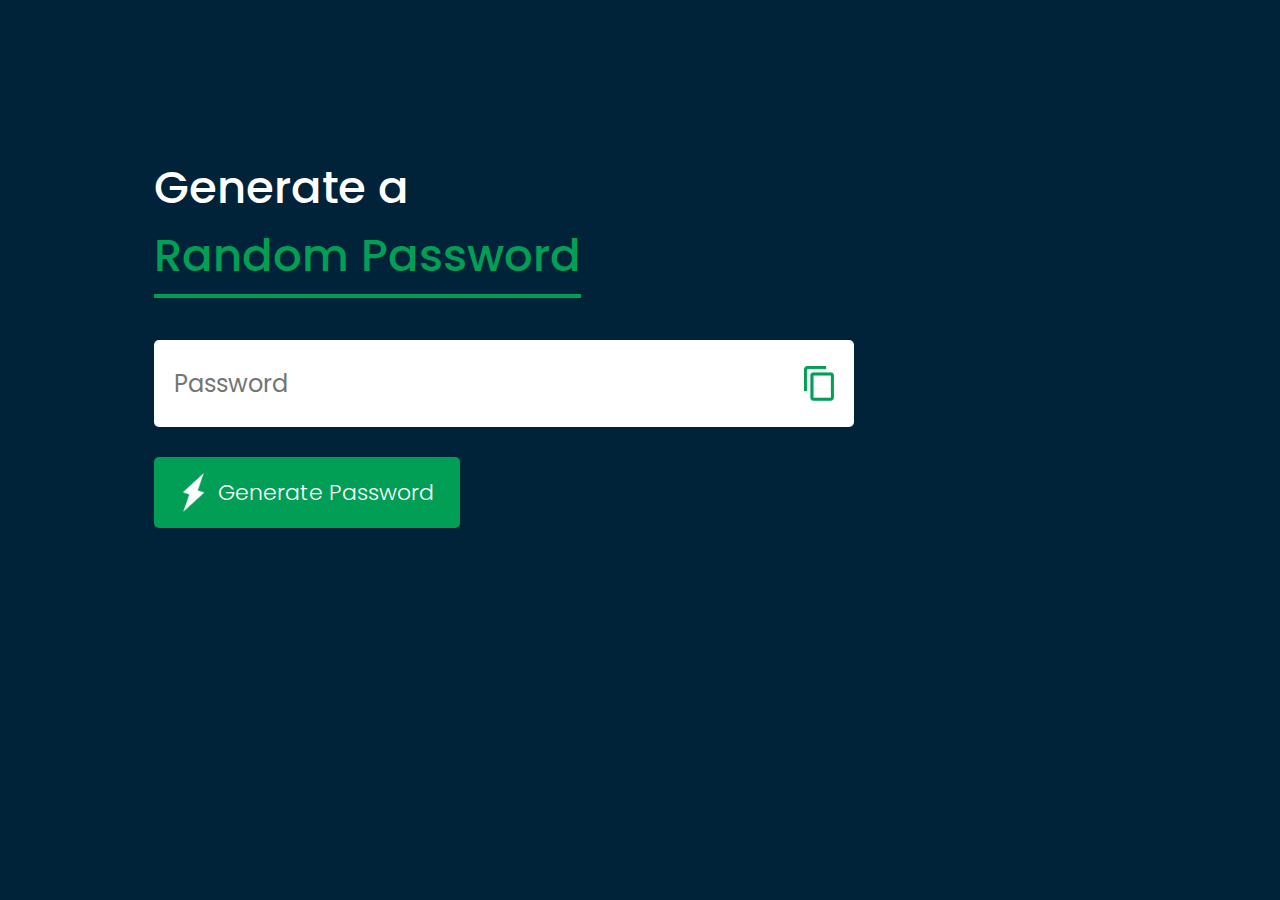
<file: password-generator-project/index.html>
<!DOCTYPE html>
<html lang="en">
<head>
    <meta charset="UTF-8">
    <meta http-equiv="X-UA-Compatible" content="IE=edge">
    <meta name="viewport" content="width=device-width, initial-scale=1.0">
    <title>Password Generator | Jhoneril Hagosojos</title>
    <link rel="stylesheet" href="style.css">
    <link rel="preconnect" href="https://fonts.googleapis.com">
    <link rel="preconnect" href="https://fonts.gstatic.com" crossorigin>
    <link href="https://fonts.googleapis.com/css2?family=Poppins:wght@200;500;600;700&display=swap" rel="stylesheet">
</head>
<body>
    <div class="container">
        <h1>Generate a <br><span>Random Password</span></h1>
        <div class="display">
            <input type="text" id="password" placeholder="Password">
            <img src="images/copy.png" onclick="copyPassword()">
        </div>
        <button onclick="createPassword()"><img src="images/generate.png"> Generate Password</button>
    </div>



<script>
    const passwordBox = document.getElementById("password");
    const length = 12;

    const upperCase = "ABCDEFGHIJKLMNOPQRSTUVWXYZ";
    const lowerCase = "abcdefghijklmnopqrstuvwxyz";
    const number = "0123456789";
    const symbol = "@#$%^&*()_+~|}{[]></-=";

    const allChars = upperCase + lowerCase + number + symbol;

    function createPassword(){
        let password = "";
        password += upperCase[Math.floor(Math.random() * upperCase.length)];
        password += lowerCase[Math.floor(Math.random() * lowerCase.length)];
        password += number[Math.floor(Math.random() * number.length)];
        password += symbol[Math.floor(Math.random() * symbol.length)];

        while(length > password.length){
            password += allChars[Math.floor(Math.random() * allChars.length)];
        }

        passwordBox.value = password;
    }


    function copyPassword(){
        passwordBox.select();
        document.execCommand("copy");
    }
</script>
</body>
</html>
</file>
<file: age-calculator/style.css>
* {
    margin: 0;
    padding: 0;
    box-sizing: border-box;
    font-family: 'Poppins', sans-serif;
}

.container {
    width: 100%;
    min-height: 100vh;
    background: linear-gradient(135deg, #4203a9, #90bafc);
    color: #fff;
    padding: 10px;
}

.calculator {
    width: 100%;
    max-width: 600px;
    margin-left: 10%;
    margin-top: 10%;
}

.calculator h1 {
    font-size: 60px;
}

.calculator h1 span {
    color: #ffff76;
}

.input-box {
    margin: 40px 0px;
    padding: 35px;
    border-radius: 10px;
    background: rgba(255, 255, 255, 0.3);
    display: flex;
    align-items: center;
}

.input-box input {
    flex: 1;
    margin-right: 20px;
    padding: 14px 20px;
    border: 0;
    outline: 0;
    font-size: 18px;
    position: relative;
}

.input-box button {
    background: #ffff76;
    border: 0;
    outline: 0;
    padding: 15px 30px;
    border-radius: 5px;
    font-weight: 500;
    color: #333;
    cursor: pointer;
}

.input-box input::-webkit-calendar-picker-indicator {
    top: 0;
    left: 0;
    right: 0;
    bottom: 0;
    width: auto;
    height: auto;
    position: absolute;
    background-position: calc(100% - 10px);
    background-size: 30px;
    cursor: pointer;
}

#result {
    font-size: 20px;
}

#result span {
    color: #ffff76;
}
</file>
<file: calculator-project/style.css>
* {
    padding: 0;
    margin: 0;
    box-sizing: border-box;
    font-family: 'Poppins', sans-serif;
}

.container {
    width: 100%;
    height: 100vh;
    background: #e3f9ff;
    display: flex;
    align-items: center;
    justify-content: center;
}

.calculator {
    background: #3a4452;
    padding: 20px;
    border-radius: 10px;
}

.calculator form input {
    border: 0;
    outline: 0;
    width: 60px;
    height: 60px;
    border-radius: 10px;
    box-shadow: -8px -8px 15px rgba(255, 255, 255, 0.1), 5px 5px 15px rgba(0, 0, 0, 0.2);
    background: transparent;
    font-size: 20px;
    color: #fff;
    cursor: pointer;
    margin: 10px;
}

form .display {
    display: flex;
    justify-content: flex-end;
    margin: 20px 0;
}

form .display input {
    text-align: right;
    flex: 1;
    font-size: 45px;
    box-shadow: none;
}

form input .equal {
    width: 145px;
}

form input.operator {
    color: #33ffd8;
}
</file>
<file: ecommerce-project/style.css>
* {
    margin: 0;
    padding: 0;
    box-sizing: border-box;
}

body {
    font-family: 'Poppins', sans-serif;
}

.navbar {
    display: flex;
    align-items: center;
    padding: 20px;
}

nav {
    flex: 1;
    text-align: right;
}

nav ul {
    display: inline-block;
    list-style-type: none;
}

nav ul li {
    display: inline-block;
    margin-right: 20px;
}

a {
    text-decoration: none;
    color: #555;
}

p {
    color: #555;
}

.container {
    max-width: 1300px;
    margin: auto;
    padding-left: 25px;
    padding-right: 25px;
}

.row {
    display: flex;
    align-items: center;
    flex-wrap: wrap;
    justify-content: space-around;
}

.col-2 {
    flex-basis: 50%;
    min-width: 300px;
}

.col-2 img {
    max-width: 100%;
    padding: 50x 0;
}

.col-2 h1 {
    font-size:  50px;
    line-height: 62px;
    margin: 25px 0;
}

.btn {
    display: inline-block;
    background: #ff523b;
    color: #fff;
    padding: 8px 30px;
    margin: 30px 0;
    border-radius: 30px;
    transition: background  0.5s;
}

.btn:hover {
    background: #563434;
}

.header {
    background: radial-gradient(#fff, #ffd6d6);
}

.header .row {
    margin-top: 70px;
}

.categories {
    margin: 70px 0;
}

.col-3 {
    flex-basis: 30%;
    min-width: 250px;
    margin-bottom: 30px;
}

.col-3 img {
    width: 100%;
}

.small-container {
    max-width: 1080px;
    margin: auto;
    padding-left: 25px;
    padding-right: 25px;
}

.col-4 {
    flex-basis: 25%;
    padding: 10px;
    min-width: 200px;
    margin-bottom: 50px;
    transition: transform 0.5s;
}

.col-4 img {
    width: 100%;
}

.title {
    text-align: center;
    margin: 0 auto 80px;
    position: relative;
    line-height: 60px;
    color: #555;
}

.title::after {
    content: '';
    background: #ff523b;
    width: 80px;
    height: 5px;
    border-radius: 5px;
    position: absolute;
    bottom: 0;
    left: 50%;
    transform: translateX(-50%);
}

h4 {
    color: #555;
    font-weight: normal;
}

.col-4 p{
    font-size: 14px;
}

.rating .fa {
    color: #ff523b;
}

.rating .fa-regular {
    color: #ff523b;
}

.col-4:hover {
    transform: translateY(-5px);
}

/* Offer */

.offer {
    background: radial-gradient(#fff, #ffd6d6);
    margin-top: 80px;
    padding: 30px 0;
}

.col-2 .offer-img {
    padding: 50px;
}

small {
    color: #555;
}

/* Testimonial */

.testimonial {
    padding-top: 100px;
}

.testimonial .col-3 {
    text-align: center;
    padding: 40px 20px;
    box-shadow: 0 0 20px 0px rgba(0,0,0,0.1) ;
    cursor: pointer;
    transition: transform 0.5s;
}

.testimonial .col-3 img {
    width: 50px;
    margin-top: 20px;
    border-radius: 50%;
}

.testimonial .col-3:hover {
    transform: translateY(-10px);
}

.fa-solid.fa-quote-left {
    font-size: 34px;
    color: #ff523b;
}

.col-3 p {
    font-size: 12px;
    margin: 12px 0;
    color: #777;
}

.testimonial .col-3 h3 {
    font-weight: 600;
    color: #555;
    font-size: 16px;
}


/* Brands */

.brands {
    margin: 100px auto;
}

.col-5 {
    width: 160px;
}

.col-5 img {
    width: 100%;
    cursor: pointer;
    filter: grayscale(100%);
}

.col-5 img:hover {
    filter: grayscale(0%);
}

/* Footer */

.footer {
    background: #000;
    color: #8a8a8a;
    font-size: 14px;
    padding: 60px 0 20px;
}

.footer p {
    color: #8a8a8a;
}

.footer h3 {
    color: #fff;
    margin-bottom: 20px;
}

.footer-col-1, .footer-col-2, .footer-col-3, .footer-col-4 {
    min-width: 250px;
    margin-bottom: 20px;
}

.footer-col-1 {
    flex-basis: 30%;
}

.footer-col-2 {
    flex: 1;
    text-align: center;
}

.footer-col-2 img {
    width: 180px;
    margin-bottom: 20px;
}

.footer-col-3, .footer-col-4 {
    flex-basis: 12%;
    text-align: center;
}

ul {
    list-style-type: none;
}

.app-logo {
    margin-top: 20px;
}

.app-logo img {
    width: 140px;
}

.footer hr {
    border: none;
    background: #b5b5b5;
    height: 1px;
    margin: 20px 0;
}

.copyright {
    text-align: center;
}

.menu-icon {
    width: 28px;
    margin-left: 20px;
    display: none;
}

/* Media Auery for Menu */

@media only screen and (max-width: 800px){

    nav ul {
        position: absolute;
        top: 70px;
        left: 0;
        background: #333;
        width: 100%;
        overflow: hidden;
        transition: max-height 0.5s;
    }

    nav ul li {
        display: block;
        margin-right: 50px;
        margin-top: 10px;
        margin-bottom: 10px;
    }

    nav ul li a{
        color: #fff;
    }

    .menu-icon {
        display: block;
        cursor: pointer;
    }
}


/* All Products Page */
.row-2 {
    justify-content: space-between;
    margin: 100px auto 50px;
}

select {
    border: 1px solid #ff523b;
    padding: 5px;
}
select:focus {
    outline: none;
}

.page-btn {
    margin: 0 auto 80px;
}

.page-btn span {
    display: inline-block;
    border: 1px solid #ff523b;
    margin-left: 10px;
    width: 40px;
    height: 40px;
    text-align: center;
    line-height: 40px;
    cursor: pointer;
}

.page-btn span:hover {
    background: #ff523b;
    color: #fff;
}

/* Single Product Details */

.single-product {
    margin-top: 80px;
}

.single-product  .col-2 img {
    padding: 0;
}

.single-product .col-2 {
    padding: 20px;
}

.single-product h4 {
    margin: 20px 0;
    font-size: 22px;
    font-weight: bold;
}

.single-product select {
    display: block;
    padding: 10px;
    margin-top: 20px;
}

.single-product input {
    width: 50px;
    height: 40px;
    padding-left: 10px;
    font-size: 20px;
    margin-right: 10px;
    border: 1px solid #ff523b; 
}

input:focus {
    outline: none;
}

.single-product .fa{
    color: #ff523b;
    margin-left: 10px;
}

.small-img-row {
    display: flex;
    justify-content: space-between;
}

.small-img-col {
    flex-basis: 24%;
    cursor: pointer;
}


/* Cart Items */
.cart-page {
    margin: 80px auto;
}

table {
    width: 100%;
    border-collapse: collapse;
}

.cart-info {
    display: flex;
    flex-wrap: wrap;
}


th {
    text-align: left;
    padding: 5px;
    color: #fff;
    background: #ff523b;
    font-weight: normal;
}

td {
    padding: 10px 5px;
}

td input {
    width: 40px;
    height: 30px;
    padding: 5px;
}

td a {
    color:#ff523b;
    font-size: 12px;
}

td img {
    width: 80px;
    height: 80px;
    margin-right: 10px;
}

.total-price {
    display: flex;
    justify-content: flex-end;
}

.total-price table {
    border-top: 3px solid #ff523b;
    width: 100%;
    max-width: 400px;
}

td:last-child {
    text-align: right;
}

th:last-child {
    text-align: right;
}


/* Account Page */
.account-page {
    padding: 50px 0;
    background: radial-gradient(#fff, #ffd6d6);
}

.form-container {
    background: #fff;
    width: 300px;
    height: 400px;
    position: relative;
    text-align: center;
    padding: 20px;
    margin: auto;
    box-shadow: 0 0 20px 0px rgba(0,0,0,0.1) ;
    overflow: hidden;
}

.form-container span {
    font-weight: bold;
    padding: 0 10px;
    color: #555;
    cursor: pointer;
    width: 100px;
    display: inline-block;
}

.form-btn {
    display: inline-block;
}

.form-container form {
    max-width: 300px;
    padding: 0 20px;
    position: absolute;
    top: 130px;
    transition: transform 1s;
}

form input {
    width: 100%;
    height: 30px;
    margin: 10px 0;
    padding: 0 10px;
    border: 1px solid #ccc;
}

form .btn {
    width: 100%;
    border: none;
    cursor: pointer;
    margin: 10px 0;
}

form .btn:focus {
    outline: none;
}

#LoginForm {
    left: -300px;
}

#RegForm {
    left: 0;
}

form a {
    font-size: 12px;
}

#Indicator {
    width: 100px;
    border: none;
    background: #ff523b;
    height: 3px;
    margin-top: 8px;
    transform: translateX(100px); 
    transition: transform 1s;
}

/* Media Auery for less than 600 screen size */

@media only screen and (max-width: 600px) {
    .row {
        text-align: center;
    }

    .col-2, .col-3, .col-4 {
        flex-basis: 100%;
    }

    .single-product .row {
        text-align: left;
    }

    .single-product .col-2 {
        padding: 20px 0;
    }

    .single-product h1 {
        font-size: 26px;
        line-height: 32px;
    }

    .cart-info p {
        display: none;
    }
}
</file>
<file: Flexbox/style.css>
* {
    margin: 0;
    padding: 0;
    box-sizing: border-box;
}

body {
    font-family: Arial, Helvetica, sans-serif;
}

p {
    line-height: 1.9rem;
}

.main-container {
    padding: 20px 40px;
    display: flex;
}

.main-container > div {
    border: 1px solid #ccc;
    padding: 20px 40px;
}

.main-content {
    flex: 3;
    order: 2;
}

.left-sidebar {
    flex: 1;
    order: 1;
}

.right-sidebar {
    flex: 1;
    order: 3;
}

.gallery-container {
    padding: 20px 40px;
    display: flex;
    justify-content: space-between; 
    flex-wrap: wrap;
}

.gallery-container > div {
    margin-bottom: 1rem;
    flex-basis: 15%;
    background-color: #cecece;
    padding: 20px 40px;
}

.complex-container {
    padding: 20px 40px;
}

.complex-container > div {
    border: 1px solid #ccc;
    padding: 20px 40px;
}

.content-2 {
    background-color: coral;
}

.content-3 {
    background-color: darkslategray;
}
</file>
<file: flip-profilecard-3D-html-css/style.css>
* {
    margin: 0;
    padding: 0;
    font-family: sans-serif;
    box-sizing: border-box;
}

.container {
    width: 100%;
    min-height: 100vh;
    background: linear-gradient(135deg, #e3dbf6, #a99bf9);
    padding: 10px;
}

.card {
    width: 350px;
    height: 515px;
    margin: 100px auto 0;
    /* Rotation Smooth */
    perspective: 1000px;
}

.card-inner {
    width: 100%;
    height: 100%;
    position: relative;
    /* Rotation */
    transition: transform 1s;
    transform-style: preserve-3d;
}

.front, .back {
    width: 100%;
    height: 100%;
    border-radius: 15px;
    position: absolute;
    backface-visibility: hidden;
}

.front {
    background: url('images/resume.jpg');
    background-size: cover;
    background-position: center;
    padding: 60px 40px;
    display: flex;
    flex-direction: column;
    justify-content: flex-end;
    color: #a99bf9;
}

.front h2 {
    font-weight: bold;
}

.front p {
    color: #ccc;
    font-size: 13px;
}

.front button {
    width: 120px;
    border: 1px solid #fff;
    background: transparent;
    border-radius: 50px;
    padding: 8px 20px;
    cursor: pointer;
    margin-top: 20px;
    color: #fff;
}

.back {
    background: #fff;
    color: #333;
    padding: 20px 40px;
    /* Rotation */
    transform: rotateY(180deg);
}

.back h1 {
    font-size: 50px;
    line-height: 55px;
    margin-bottom: 10px;
}

.back h1 span {
    font-weight: 400;
}

.back p {
    font-size: 14px;
}

.back p span {
    font-weight: bold;
}

.back img {
    width: 120px;
}

.row {
    display: flex;
    align-items: center;
    margin-top: 30px;
}

.col {
    flex: 1;
    text-align: center;
    color: #555;
    font-size: 12px;
    position: relative;
}

.col h2 {
    font-size: 20px;
}

.col::after {
    content: '';
    width: 1.5px;
    height: 20px;
    background: #7800ad;
    position: absolute;
    top: 5px;
    right: 0;
}

.col:last-child::after {
    display: none;
}

.col p {
    margin-top: 5px;
}

.back button {
    background: #7800ad;
    color: #fff;
    border: 0;
    outline: 0;
    padding: 8px 25px;
    border-radius: 30px;
    font-size: 14px;
    margin-right: 15px;
    box-shadow: 0 8px 10px rgba(120, 0, 173, 0.3);
}

.back a {
    width: 40px;
    height: 40px;
    border-radius: 50%;
    box-shadow: 0 5px 10px rgba(0, 0, 0, 0.2);
    display: flex;
    align-items: center;
    justify-content: center;
    margin: 0 5px;
}

.back a img {
    width: 50%;
}

.card:hover .card-inner {
    /* Rotation */
    transform: rotateY(180deg);
}
</file>
<file: fullscreen-scrolling-project/style.css>
* {
    padding: 0;
    margin: 0;
    box-sizing: border-box;
    font-family: 'Poppins', sans-serif;
}

.container {
    width: 100%;
    height: 100vh;
    overflow-y: scroll;
    scroll-snap-type: y mandatory;
}

.slides {
    width: 100%;
    height: 100vh;
    display: flex;
    align-items: center;
    justify-content: center;
    gap: 50px;
    color: #fff;
    scroll-snap-align: start;
}

.slides img {
    width: 350px;
}

.slides h2 {
    font-size: 70px;
    font-weight: 600;
    max-width: 650px;
}

.slide1 {
    background: linear-gradient(454deg, #4f4080, #9553ff);
}

.slide2 {
    background: linear-gradient(454deg, #404c80, #53ff88);
}

.slide3 {
    background: linear-gradient(454deg, #9574ff, #ff5353);
}
</file>
<file: gallery-project/style.css>
* {
    padding: 0;
    margin: 0;
    box-sizing: border-box;
    font-family: 'Poppins', sans-serif;
}

.container {
    width: 100%;
    height: 100vh;
    background: #f2e9ff;
    display: flex;
    align-items: center;
    justify-content: center;
}

.gallery {
    display: flex;
    align-items: center;
    justify-content: center;
}

.img-box {
    width: 100px;
    height: 500px;
    margin: 10px;
    border-radius: 50px;
    background: url(images/image-1.png);
    background-size: cover;
    background-position: center;
    position: relative;
    transition: width 0.5s;
}

.img-box:nth-child(2){
    background: url(images/image-2.png);
    background-size: cover;
    background-position: center;
}

.img-box:nth-child(3){
    background: url(images/image-3.png);
    background-size: cover;
    background-position: center;
}

.img-box:nth-child(4){
    background: url(images/image-4.png);
    background-size: cover;
    background-position: center;
}

.img-box h3 {
    color: #fff;
    position: absolute;
    bottom: 0;
    left: 30px;
    opacity: 0;
    transition: bottom 0.5s, opacity 0.5s;
}

.img-box:hover {
    width: 300px;
    cursor: pointer;
}

.img-box:hover h3 {
    opacity: 1;
    bottom: 25px;
}
</file>
<file: hover-effect-project/style.css>
* {
    padding: 0;
    margin: 0;
    box-sizing: border-box;
    font-family: 'Poppins', sans-serif;
}

body {
    background: #f1f5ff;
}

.container {
    width: fit-content;
    margin: 150px auto;
}

.btn {
    width: 200px;
    height: 60px;
    color: #fff;
    background: #000;
    font-size: 18px;
    text-decoration: none;
    margin: 50px;
    display: flex;
    align-items: center;
    justify-content: center;
    transition: 0.5s;
    position: relative;
}

.btn1 span {
    margin-left: 10px;
    width: 0;
    overflow: hidden;
    transition: 0.5s;
}

.btn1:hover span {
    width: 30px;
}

.btn2 {
    box-shadow: 0px 0px 0 #f4005c;
}

.btn2:hover {
    box-shadow: 8px 10px 0 #f4005c;
}

.btn3:hover {
    background: transparent;
    border: 2px solid #000;
    color: #000;
    padding-top: 5px;
}

.btn3::after {
    content: '';
    width: 100%;
    height: 100%;
    border: 2px solid #000;
    position: absolute;
    top: 0;
    left: 0;
    box-sizing: border-box;
    transition: top 0.5s, left 0.5s;
}


.btn3:hover::after {
    top: 5px;
    left: 5px;
    box-sizing: content-box;
}

.btn4:hover {
    background: transparent;
    color: #000;
}

.btn4::before, .btn4::after {
    content: '';
    width: 100%;
    height: 100%;
    position: absolute;
    top: 0;
    left: 0;
    box-sizing: border-box;
    transition: top 0.5s, left 0.5s;
    z-index: -1;
}

.btn4::before {
    border-left: 2px solid #000;
    border-top: 2px solid #000;
}

.btn4::after {
    border-right: 2px solid #000;
    border-bottom: 2px solid #000;
}

.btn4:hover::before {
    top: -5px;
    left: -15px
}

.btn4:hover::after {
    top: 5px;
    left: 15px
}
</file>
<file: microsoft-homepage-clone/style.css>
* {
    box-sizing: border-box;
    padding: 0;
    margin: 0;
}

body {
    font-family: 'Segoe UI', Tahoma, Geneva, Verdana, sans-serif;
    background-color: #fff;
    color: #000;
    font-size: 15px;
    line-height: 1.5;
}

a {
    color: #262626;
    text-decoration: none;
}

ul {
    list-style: none;
}

.container {
    width: 90%;
    max-width: 1100px;
    margin: auto;
}

/* Nav */

.main-nav {
    display: flex;
    align-items: center;
    justify-content: space-between;
    height: 60px;
    padding: 20px 0;
}

.main-nav .logo {
    width: 110px;
}

.main-nav ul {
    display: flex;
}

.main-nav ul li {
    padding: 0 10px;
}

.main-nav ul li a {
    padding-bottom: 2px;
}

.main-nav ul li a:hover {
    border-bottom: 2px solid #262626;
}

.main-nav ul.main-menu {
    flex: 1;
    margin-left: 20px;
}

.menu-btn {
    cursor: pointer;
    position: absolute;
    top: 20px;
    right: 30px;
    z-index: 2;
    display: none;
}
.btn {
    cursor: pointer;
    display: inline-block;
    border: 0;
    font-weight: bold;
    padding: 10px 20px;
    background-color: #262626;
    color: #fff;
    font-size: 15px;
}

.btn:hover {
    opacity: 0.9;
}

.dark {
    color: #fff;
}

.dark .btn {
    background-color: #f4f4f4;
    color: #333;
}

/* Showcase */
.showcase {
    width: 100%;
    height: 400px;
    background: url('./img/showcase.jpg')
    no-repeat center center/cover;
    display: flex;
    flex-direction: column;
    align-items: center;
    text-align: center;
    /* to move the content to bottom */
    justify-content: flex-end ;
    padding-bottom: 50px;
    margin-bottom: 20px;
}

.showcase h2, .showcase p {
    margin-bottom: 10px;
}

.showcase .btn {
    margin-top: 20px;
}

/* Home Cards */
.home-cards {
    display: grid;
    grid-template-columns: repeat(4, 1fr);
    grid-gap: 20px;
    margin-bottom: 40px;
}

.home-cards img {
    width: 100%;
    margin-bottom: 20px;
}

.home-cards h3 {
    margin-bottom: 5px;
}

.home-cards a {
    display: inline-block;
    padding-top: 10px;
    color: #0067b8;
    text-transform: uppercase;
    font-weight: bold;
}

.home-cards a:hover i {
    margin-left: 10px;
}

/* Xbox */

.xbox {
    width: 100%;
    height: 350px;
    background: url('img/xbox.png')
    no-repeat center center/cover;
    margin-bottom: 20px;
}

.xbox .content {
    width: 40%;
    padding: 50px 0 0 30px;
}

.xbox p, .carbon p {
    margin: 10px 0 20px;
}

/* Carbon */
.carbon {
    width: 100%;
    height: 350px;
    background: url('img/carbon.jpg')
    no-repeat center center/cover;
}

.carbon .content {
    width: 55%;
    padding: 100px 0 0 30px;
}

/* Follow */
.follow {
    display: flex;
    align-items: center;
    justify-content: flex-start;
    margin: 30px 0 30px;
}

.follow * {
    margin-right: 10px;
}

/* Links */
.links {
    background-color: #f2f2f2;
    color: #616161;
    font-size: 12px;
    padding: 35px 0;
}

.links-inner {
    max-width: 1100px;
    margin: 0 auto;
    padding: 0 20px;
    display: grid;
    grid-template-columns: repeat(6, 1fr);
    grid-gap: 10px;
    align-items: flex-start;
    justify-content: center;
}

.links li {
    line-height: 2.8;
}

/* Footer */
.footer {
    background-color: #f2f2f2;
    color: #616161;
    font-size: 12px;
    padding: 20px 0;
}

.footer-inner {
    max-width: 1100px;
    margin: 0 auto;
    padding: 0 20px 0 20px;
    display: flex;
    align-items: center;
    justify-content: space-between;
}

.footer div {
    margin-bottom: 20px;
    display: flex;
    align-items: center;
}

.footer div i {
    margin-right: 10px;
}

.footer ul {
    display: flex;
    flex-wrap: wrap;
}

.footer li {
    margin-right: 30px;
    margin-bottom: 20px;
}

@media(max-width: 700px){
    .menu-btn {
        display: block;
    }

    .menu-btn:hover {
        opacity: 0.5;
    }

    .main-nav ul.right-menu {
        margin-right: 50px;
    }

    .main-nav ul.main-menu {
        display: block;
        position: absolute;
        top: 0;
        left: 0;
        background-color: #f2f2f2;
        width: 50%;
        height: 100%;
        transform: translateX(-500px);
        border-right: #ccc 1px solid;
        opacity: 0.9;
        padding: 30px;
        transition: transform 0.5s ease-in-out;
    }

    .main-nav ul.main-menu li {
        padding: 10px;
        border-bottom: #ccc solid 1px;
        font-size: 14px;
    }    

    .main-nav ul.main-menu li:last-child {
        border-bottom: 0;
    }
    
    .main-nav ul.main-menu.show {
        transform: translateX(-20px);
    }
    

    .home-cards {
        grid-template-columns: repeat(2, 1fr);
    }

    .xbox .content p {
        display: none;
    }

    .xbox .content h2 {
        margin-bottom: 20px;
    }

    .carbon .content {
        width: 85%;
    }

    .links .links-inner {
        grid-template-columns: repeat(2, 1fr);
    }
}

@media(max-width: 500px){
    .home-cards {
        grid-template-columns: 1fr;
    }

    .links .links-inner {
        grid-template-columns: 1fr;
    }
    
    .links .links-inner ul {
        margin-bottom: 20px;
    }

}
</file>
<file: model-popup-project/style.css>
* {
    padding: 0;
    margin: 0;
    box-sizing: border-box;
    font-family: 'Poppins', sans-serif;
}

.container {
    width: 100%;
    height: 100vh;
    background-image: linear-gradient(45deg, #4f639b, #fff);
}

#modelBox {
    position: fixed;
    top: 50%;
    left: 50%;
    transform: translate(-50%, -50%);
    width: 80%;
    max-width: 400px;
    background: #fff;
    border-radius: 5px;
    overflow: hidden;
}

.offer-text {
    padding: 20px 40px 40px 40px;
    font-size: 14px;
    line-height: 22px;
}

.offer-text h2 {
    font-size: 38px;
    font-weight: 600;
    margin-bottom: 10px;
}

.offer-text small {
    display: inline-block;
    color: #ff2b4e;
    font-weight: 600;
    margin-bottom: 20px;
}

.offer-text form {
    margin-top: 30px;
    display: flex;
    background: #efefef;
    border-radius: 4px;
}

.offer-text form input {
    flex: 1;
    border: 0;
    outline: 0;
    background: transparent;
    padding: 12px 10px;
}

.offer-text form button {
    border: 0;
    outline: 0;
    cursor: pointer;
    background: #ff2b4e;
    color: #fff;
    padding: 0 15px;
    border-radius: 4px;
}

.close-icon {
    width: 30px;
    height: 30px;
    border-radius: 50%;
    position: absolute;
    top: 15px;
    right: 15px;
    cursor: pointer; 
}
</file>
<file: netflix-homepge-clone/style.css>
* {
    margin: 0;
    padding: 0;
    font-family: Arial, Helvetica, sans-serif ;
    box-sizing: border-box;
}

body {
    background-color: #000;
    color: #fff;
}

.header {
    width: 100%;
    height: 100vh;
    background-image: linear-gradient(rgba(0,0,0,0.7), rgba(0,0,0,0.7)), url('images/header-image.png');
    background-size: cover;
    background-position: center;
    padding: 10px 8%;
    position: relative;
}

nav {
    display: flex;
    align-items: center;
    justify-content: space-between;
    padding: 10px 0;
}

nav .logo {
    width: 150px;
    cursor: pointer;
}

nav button {
    border: 0;
    outline: 0;
    background-color: #db0001;
    color: #fff;
    padding: 7px 20px;
    font-size: 12px;
    border-radius: 4px;
    margin-left: 10px;
    cursor: pointer;
}

.language-btn {
    display: inline-flex;
    align-items: center;
    background: transparent;
    border: 1px solid #fff;
    padding: 7px 10px;
}

nav .language-btn img {
    width: 10px;
    margin-left: 10px;
}

.header-content {
    position: absolute;
    top: 50%;
    left: 50%;
    transform: translate(-50%, -50%);
    text-align: center;
    margin-top: 100px;
}

.header-content h1 {
    font-size: 60px;
    line-height: 70px;
    font-weight: 600;
    max-width: 650px;
}

.header-content h3 {
    font-weight: 300;
    margin-bottom: 20px;
}

.email-signup {
    display: flex;
    align-items: center;
    margin-top: 30px;
    overflow: hidden;
}

.email-signup input {
    flex: 1;
    border: 0;
    outline: 0;
    margin-left: 20px;
    padding: 15px 30px;
}

.email-signup button {
    background: #db0001;
    border: 0;
    outline: 0;
    color: #fff;
    font-size: 16px;
    cursor: pointer;
    padding: 15px 30px;
}


/* Features */
.features {
    padding: 15px 12%;
    font-size: 22px;
}

.features .row {
    display: flex;
    width: 100%;
    align-items: center;
    flex-wrap: wrap;
    padding: 50px 0;
    
}

.text-col {
    flex: 1;
    margin-bottom: 20px;
}

.img-col {
    flex: 1;
    margin-bottom: 20px;
}

.img-col img {
    display: block;
    width: 100%;
    margin: auto;
}

.features h2 {
    font-size: 50px;
    font-weight: 600;
    margin-bottom: 20px;
}

/* FAQ */

.faq {
    padding: 10px 12%;
    text-align: center;
    font-size: 18px;
}

.faq h2 {
    font-weight: 500;
    font-size: 40px;
}

.accordion {
    margin: 60px auto;
    width: 100%;
    max-width: 750px;
}

.accordion li {
    list-style: none;
    width: 100%;
    padding: 5px;
}

.accordion li label {
    display: flex;
    align-items: center;
    padding: 20px;
    font-size: 18px;
    font-weight: 500;
    background: #303030;
    margin-bottom: 2px;
    cursor: pointer;
    position: relative;
}

label::after {
    content: '+';
    font-size: 34px;
    position: absolute;
    right: 20px;
    transition: transform 0.5s;
}

input[type="radio"] {
    display: none;
}

.accordion .content {
    background: #303030;
    text-align: left;
    padding: 0 20px;
    max-height: 0;
    overflow: hidden;
    transition: max-height 0.5s, padding 0.5s;
}

.accordion input[type="radio"]:checked + label + .content {
    max-height: 600px;
    padding: 30px 20px;
}

.accordion input[type="radio"]:checked + label::after {
    transform: rotate(135deg);
}

.faq .email-signup {
    max-width: 600px;
    margin: 20px auto 60px;
}

.faq small {
    font-size: 13px;
}

/* Footer */
.footer {
    padding: 50px 15% 10px;
    border-top: 6px solid #333;
    color: #777;
}

.footer .row {
    display: flex;
}

.footer h2 {
    font-size: 18px;
    font-weight: 400;
    margin-bottom: 30px;
}

.footer .col {
    flex-basis: 25%;
    flex-grow: 1;
    margin-bottom: 20px;
}

.footer .col a {
    display: block;
    text-decoration: none;
    color: #777;
    font-size: 14px;
    margin-bottom: 10px;
}

.footer .row {
    align-items: flex-start;
    padding: 10px 0;
}

.footer .language-btn {
    color: #fff;
    padding: 10px 20px;
    border-radius: 3px;
}

.copyright-txt {
    font-size: 14px;
    margin-top: 20px;
    margin-bottom: 10px;
}

/* Media-Queries */
@media only screen and (max-width: 600px){
    .logo {
        width: 100px;
    }

    .nav button {
        padding: 5px 10px; 
    }

    nav .language-btn {
        padding: 4px 8px;
    }

    .header-content {
        position: unset;
        transform: none;
        padding-top: 150px;
    }

    .header-content h1 {
        font-size: 30px;

    }

    .email-signup button {
        font-size: 12px;
        padding: 16px 15px;
    }

    .text-col, .img-col {
        flex-basis: 100%;
    }

    .features h2 {
        font-size: 30px;
    }

    .features p {
        font-size: 15px;
    }

    .row:nth-child(2), .row:nth-child(4) {
        flex-direction: column-reverse;
    }

    .features .row {
        padding: 10px 0;
    }

    .faq h2 {
        font-size: 20px;
    }

    .accordion .content {
        font-size:  14px;
    }

    .accordion li label {
        padding: 10px;
        font-size: 14px;
    }

    label::after {
        font-size: 22px;
    }
}
</file>
<file: password-generator-project/style.css>
* {
    padding: 0;
    margin: 0;
    box-sizing: border-box;
    font-family: 'Poppins', sans-serif;
}

body {
    background: #002339;
    color: #fff;
}

.container {
    margin: 12%;
    width: 90%;
    max-width: 700px;
}

.display {
    width: 100%;
    margin-top: 50px;
    margin-bottom: 30px;
    background: #fff;
    color: #333;
    display: flex;
    align-items: center;
    justify-content: space-between;
    padding: 26px 20px;
    border-radius: 5px;
}

.container h1 {
    font-weight: 500;
    font-size: 45px;
}

.container h1 span {
    color: #019f55;
    border-bottom: 4px solid #019f55;
    padding-bottom: 7px;
}

.display img {
    width: 30px;
    cursor: pointer;
}

.display input {
    border: 0;
    outline: 0;
    font-size: 24px;
}

.container button img {
    width: 28px;
    margin-right: 10px;
}

.container button {
    border: 0;
    outline: 0;
    background: #019f55;
    color: #fff;
    font-size: 22px;
    font-weight: 300;
    display: flex;
    align-items: center;
    justify-content: center;
    padding: 16px 26px;
    border-radius: 5px;
    cursor: pointer;
}
</file>
